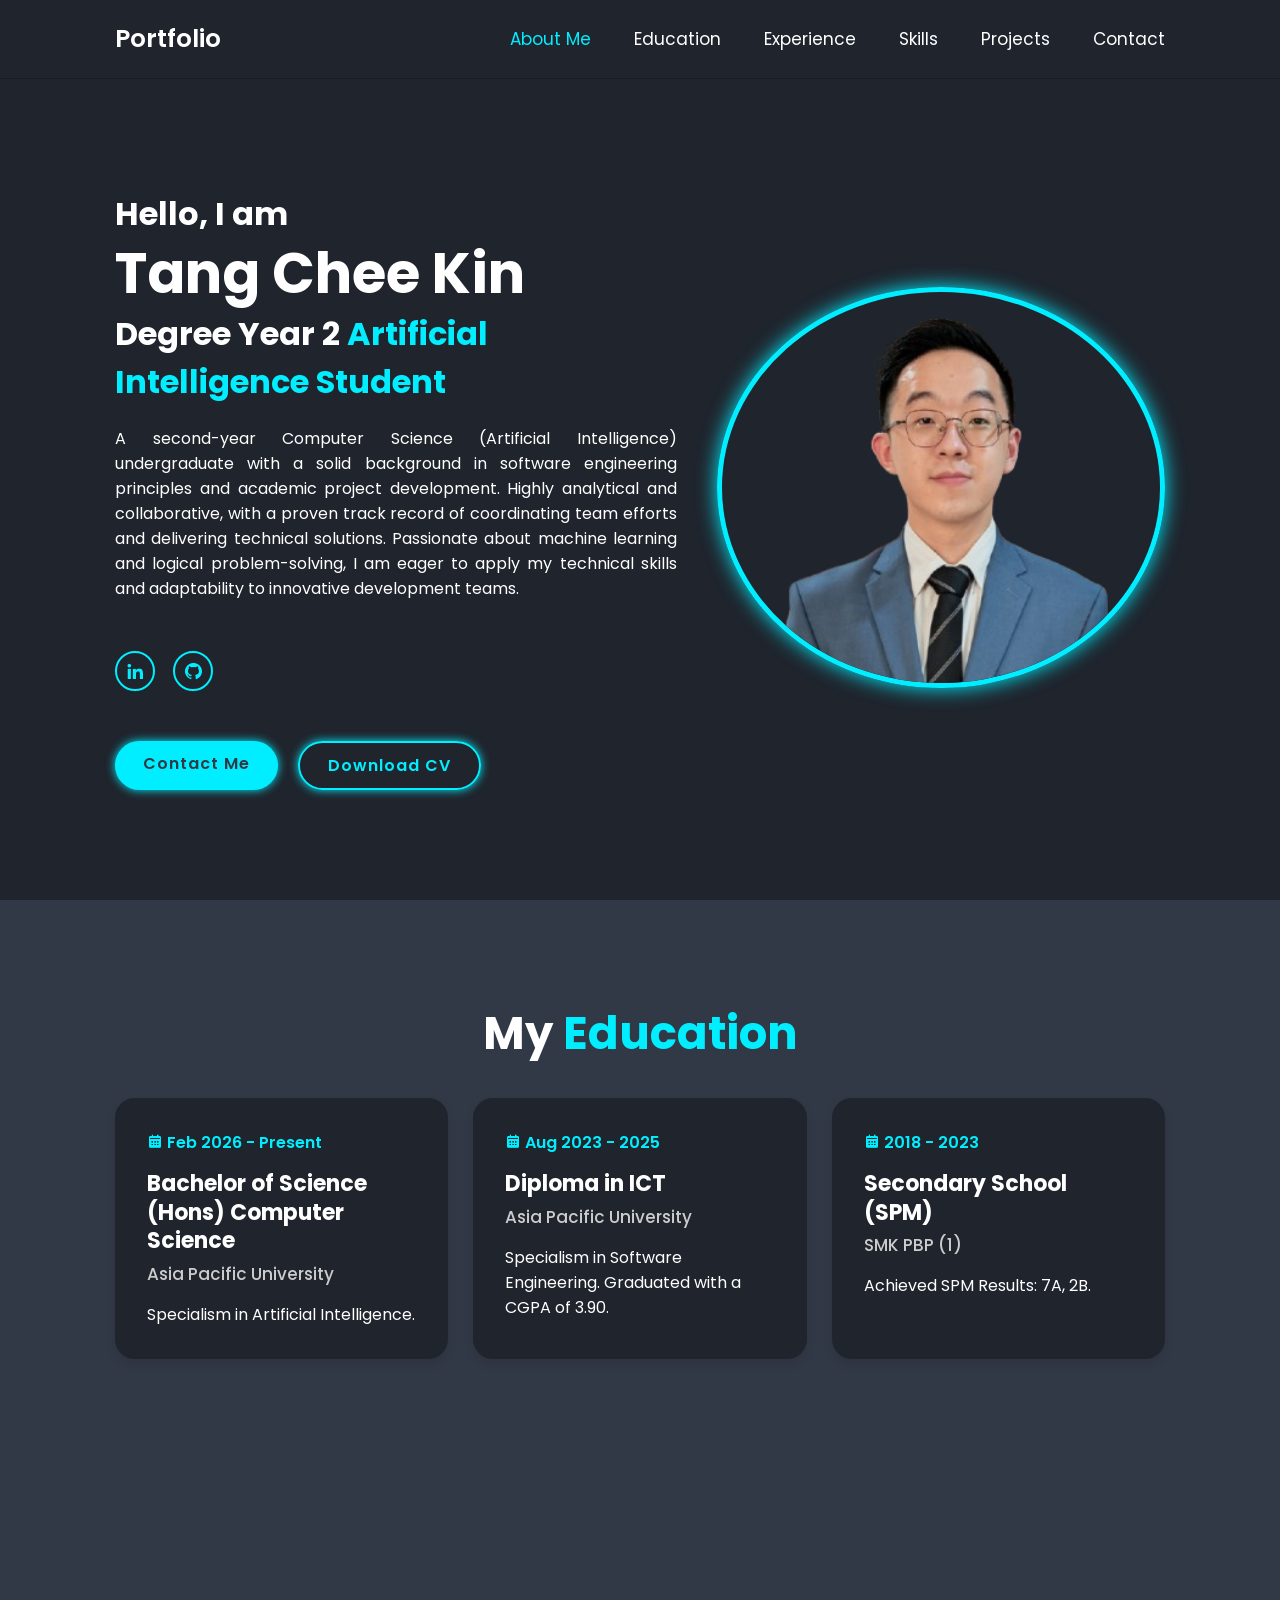
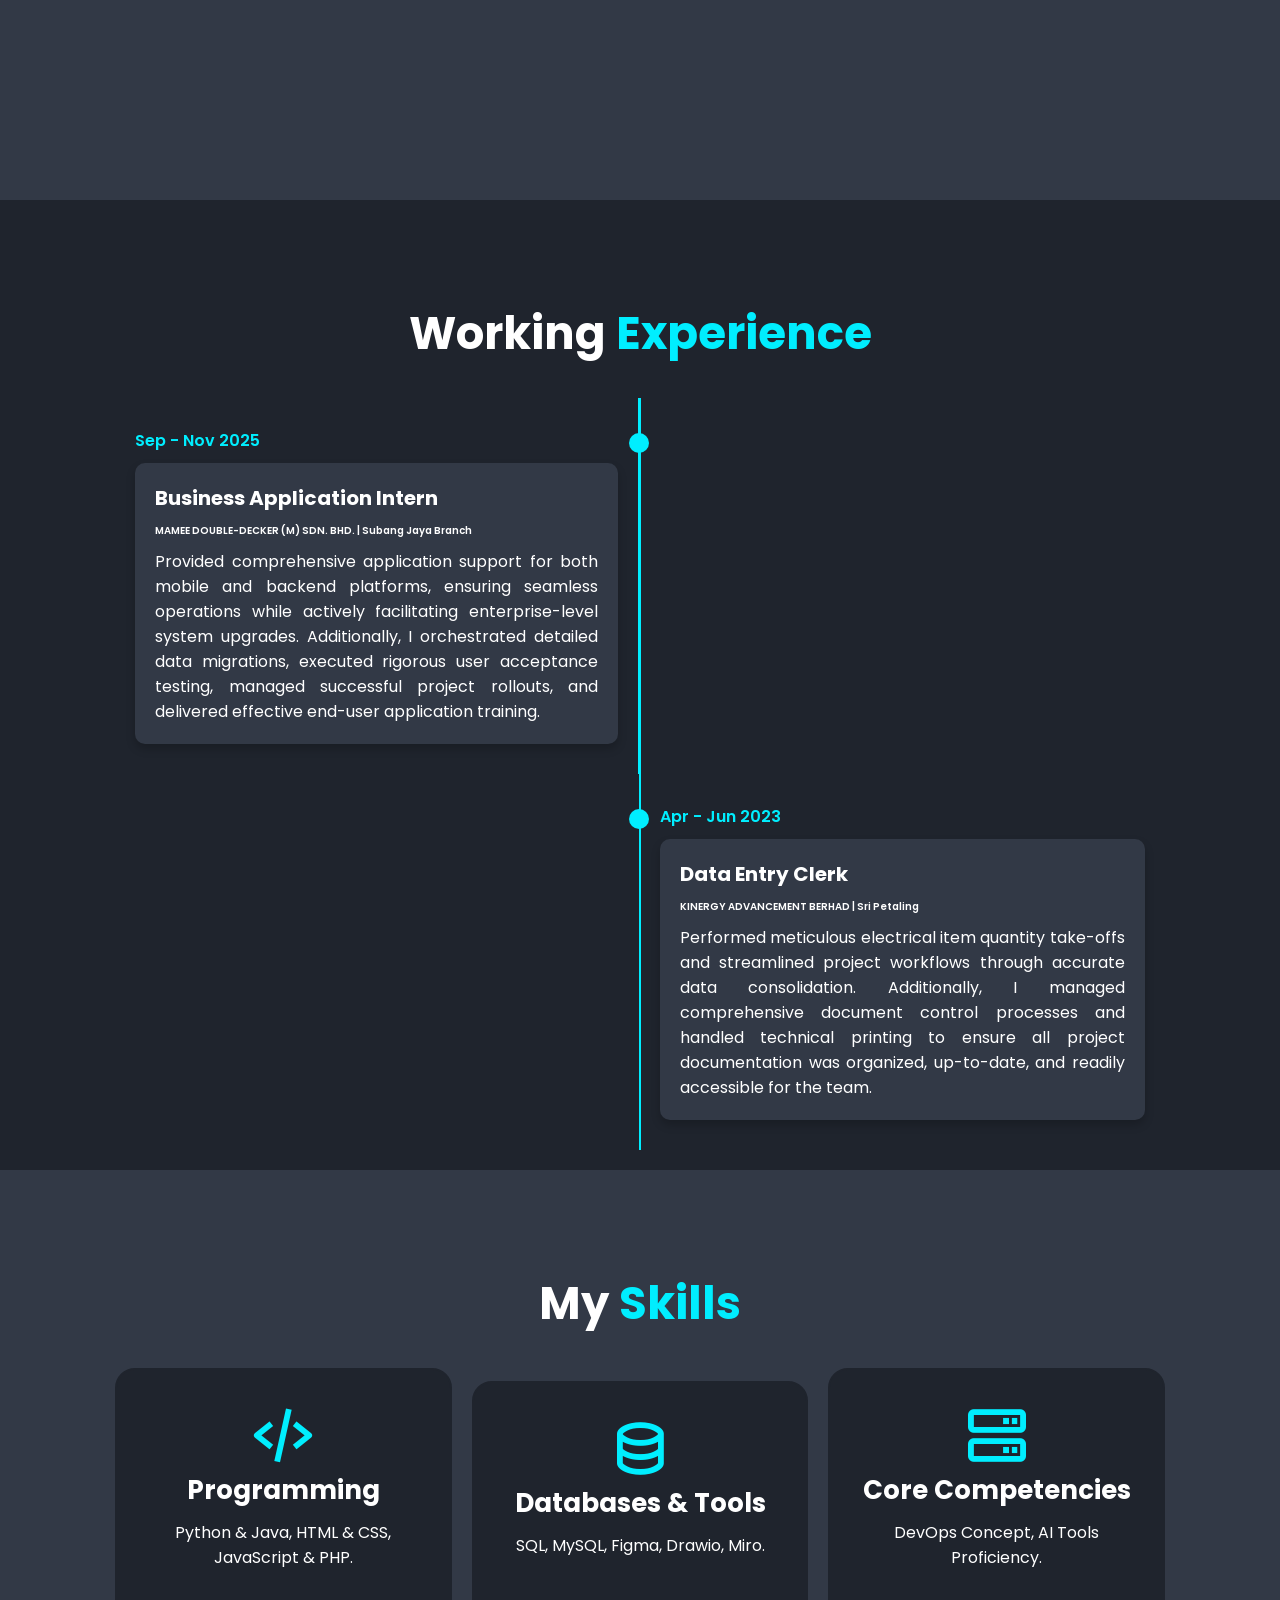
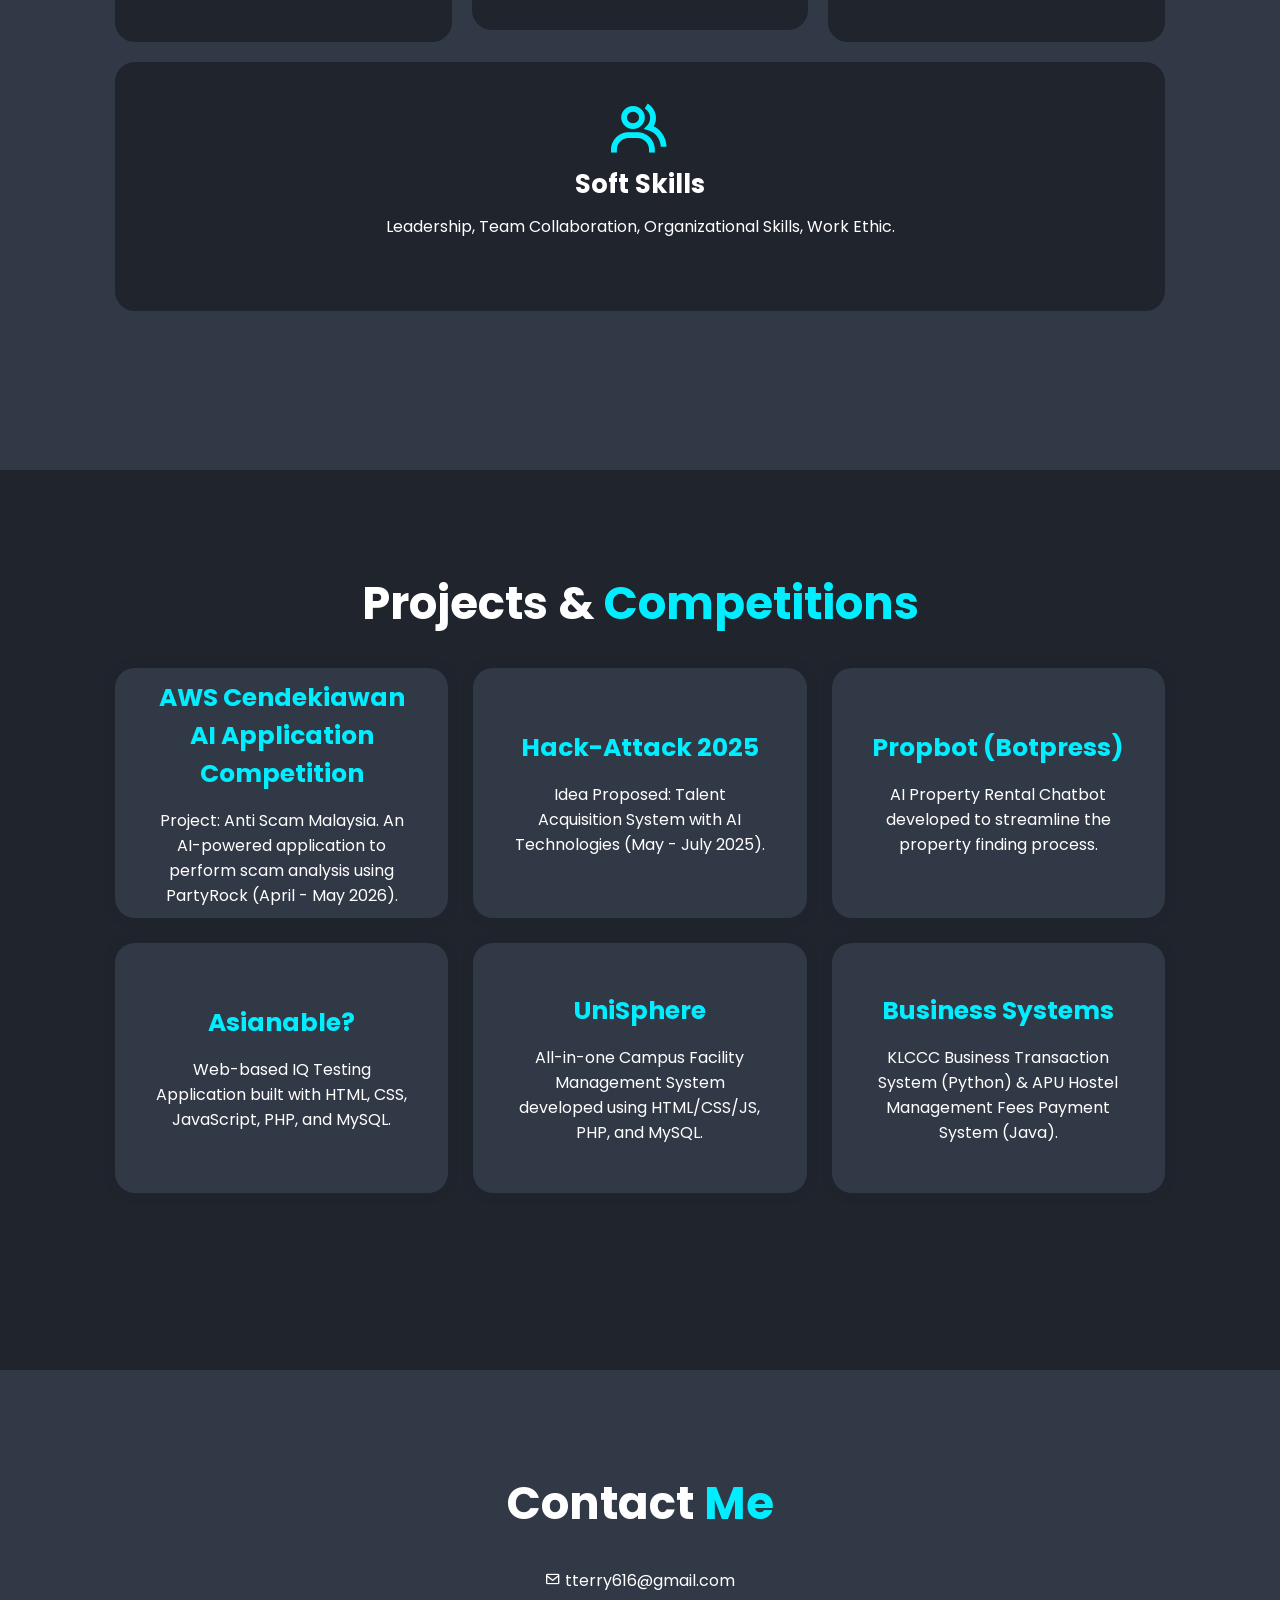
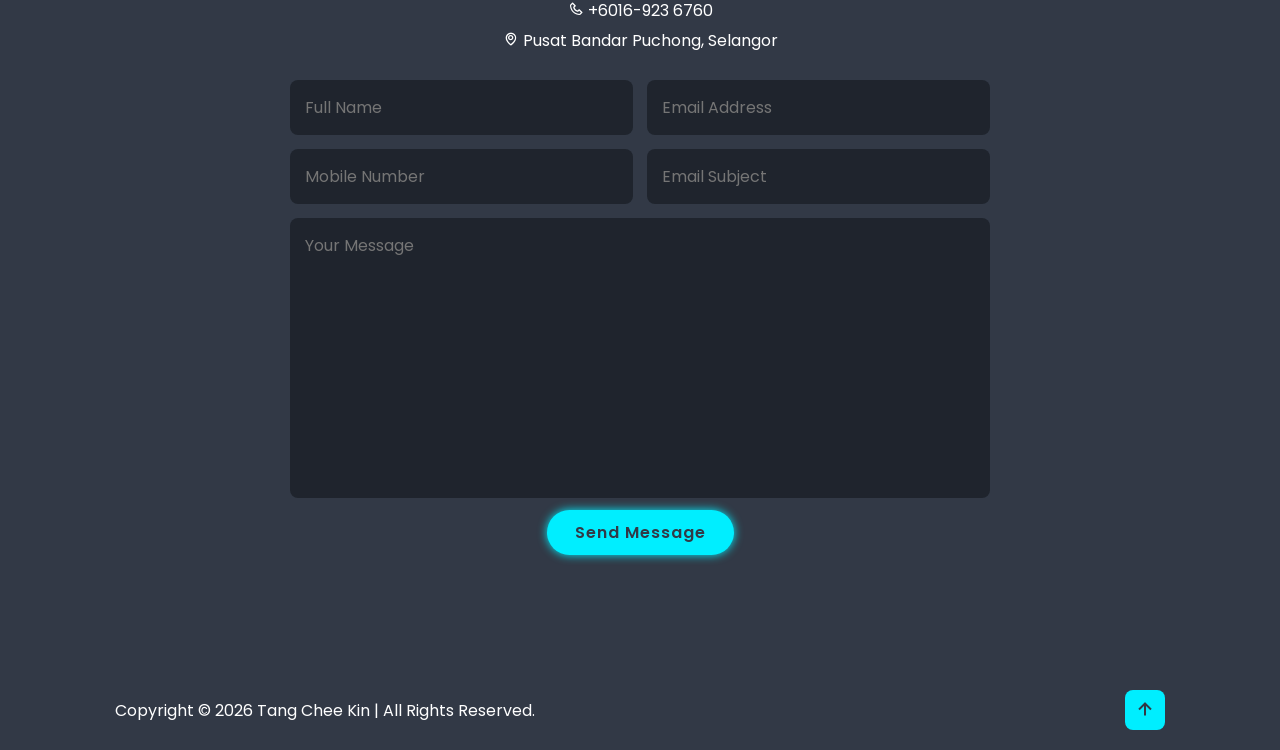
<file: index.html>
<!DOCTYPE html>
<html lang="en">
<head>
    <meta charset="UTF-8">
    <meta name="viewport" content="width=device-width, initial-scale=1.0">
    <title>Tang Chee Kin - Portfolio</title>
    <!-- Link to external CSS -->
    <link rel="stylesheet" href="style.css">
    <!-- Boxicons for icons -->
    <link href='https://unpkg.com/boxicons@2.1.4/css/boxicons.min.css' rel='stylesheet'>
</head>
<body>

    <!-- Header / Navbar -->
    <header class="header">
        <a href="#home" class="logo">Portfolio</a>
        
        <i class='bx bx-menu' id="menu-icon"></i>

        <nav class="navbar">
            <a href="#home" class="active">About Me</a>
            <a href="#education">Education</a>
            <a href="#experience">Experience</a>
            <a href="#skills">Skills</a>
            <a href="#projects">Projects</a>
            <a href="#contact">Contact</a>
        </nav>
    </header>

    <!-- About Me Section -->
    <section class="home" id="home">
        <div class="home-content">
            <h3>Hello, I am</h3>
            <h1>Tang Chee Kin</h1>
            <h3>Degree Year 2 <span>Artificial Intelligence Student</span></h3>
            <p>A second-year Computer Science (Artificial Intelligence) undergraduate with a solid background in software engineering principles and academic project development. Highly analytical and collaborative, with a proven track record of coordinating team efforts and delivering technical solutions. Passionate about machine learning and logical problem-solving, I am eager to apply my technical skills and adaptability to innovative development teams.</p>
            <div class="social-media">
                <a href="https://www.linkedin.com/in/chee-kin-tang-a771b1345/" target="_blank" rel="noopener noreferrer"><i class='bx bxl-linkedin'></i></a>
                <a href="https://github.com/CK-Tang0413" target="_blank" rel="noopener noreferrer"><i class='bx bxl-github'></i></a>
            </div>
            
            <!-- NEW: Button Box Container -->
            <div class="btn-box">
                <a href="#contact" class="btn">Contact Me</a>
                <!-- The 'download' attribute tells the browser to download the file -->
                <a href="TangCheeKin_CV.pdf" download class="btn btn-secondary">Download CV</a>
            </div>
            
        </div>
        <div class="home-img">
            <img src="Profile.png" alt="Profile Picture of Tang Chee Kin">
        </div>
    </section>

    <!-- Education Section -->
    <section class="education" id="education">
        <h2 class="heading">My <span>Education</span></h2>
        
        <div class="education-container">
            <!-- Card 1 -->
            <div class="education-card">
                <div class="year"><i class='bx bxs-calendar'></i> Feb 2026 - Present</div>
                <h3>Bachelor of Science (Hons) Computer Science</h3>
                <h4>Asia Pacific University</h4>
                <p>Specialism in Artificial Intelligence.</p>
            </div>

            <!-- Card 2 -->
            <div class="education-card">
                <div class="year"><i class='bx bxs-calendar'></i> Aug 2023 - 2025</div>
                <h3>Diploma in ICT</h3>
                <h4>Asia Pacific University</h4>
                <p>Specialism in Software Engineering. Graduated with a CGPA of 3.90.</p>
            </div>

            <!-- Card 3 -->
            <div class="education-card">
                <div class="year"><i class='bx bxs-calendar'></i> 2018 - 2023</div>
                <h3>Secondary School (SPM)</h3>
                <h4>SMK PBP (1)</h4>
                <p>Achieved SPM Results: 7A, 2B.</p>
            </div>
        </div>
    </section>

    <!-- Experience Section -->
    <section class="experience" id="experience">
        <h2 class="heading">Working <span>Experience</span></h2>
        <div class="timeline">
            <div class="timeline-item">
                <div class="timeline-dot"></div>
                <div class="timeline-date">Sep - Nov 2025</div>
                <div class="timeline-content">
                    <h3>Business Application Intern</h3>
                    <h4>MAMEE DOUBLE-DECKER (M) SDN. BHD. | Subang Jaya Branch</h4>
                    <p style="margin-top: 1rem;">Provided comprehensive application support for both mobile and backend platforms, ensuring seamless operations while actively facilitating enterprise-level system upgrades. Additionally, I orchestrated detailed data migrations, executed rigorous user acceptance testing, managed successful project rollouts, and delivered effective end-user application training.</p>
                </div>
            </div>
            <div class="timeline-item">
                <div class="timeline-dot"></div>
                <div class="timeline-date">Apr - Jun 2023</div>
                <div class="timeline-content">
                    <h3>Data Entry Clerk</h3>
                    <h4>KINERGY ADVANCEMENT BERHAD | Sri Petaling</h4>
                    <p style="margin-top: 1rem;">Performed meticulous electrical item quantity take-offs and streamlined project workflows through accurate data consolidation. Additionally, I managed comprehensive document control processes and handled technical printing to ensure all project documentation was organized, up-to-date, and readily accessible for the team.</p>
                </div>
            </div>
        </div>
    </section>

    <!-- Skills Section -->
    <section class="skills" id="skills">
        <h2 class="heading">My <span>Skills</span></h2>
        <div class="skills-container">
            <div class="skill-box">
                <i class='bx bx-code-alt'></i>
                <h3>Programming</h3>
                <p>Python & Java, HTML & CSS, JavaScript & PHP.</p>
            </div>
            <div class="skill-box">
                <i class='bx bx-data'></i>
                <h3>Databases & Tools</h3>
                <p>SQL, MySQL, Figma, Drawio, Miro.</p>
            </div>
            <div class="skill-box">
                <i class='bx bx-server'></i>
                <h3>Core Competencies</h3>
                <p>DevOps Concept, AI Tools Proficiency.</p>
            </div>
            <div class="skill-box">
                <i class='bx bx-group'></i>
                <h3>Soft Skills</h3>
                <p>Leadership, Team Collaboration, Organizational Skills, Work Ethic.</p>
            </div>
        </div>
    </section>

    <!-- Projects Section -->
    <section class="projects" id="projects">
        <h2 class="heading">Projects & <span>Competitions</span></h2>
        <div class="portfolio-container">
            <div class="portfolio-box">
                <div class="portfolio-layer">
                    <h4>AWS Cendekiawan AI Application Competition</h4>
                    <p>Project: Anti Scam Malaysia. An AI-powered application to perform scam analysis using PartyRock (April - May 2026).</p>
                </div>
            </div>
            <div class="portfolio-box">
                <div class="portfolio-layer">
                    <h4>Hack-Attack 2025</h4>
                    <p>Idea Proposed: Talent Acquisition System with AI Technologies (May - July 2025).</p>
                </div>
            </div>
            <div class="portfolio-box">
                <div class="portfolio-layer">
                    <h4>Propbot (Botpress)</h4>
                    <p>AI Property Rental Chatbot developed to streamline the property finding process.</p>
                </div>
            </div>
            <div class="portfolio-box">
                <div class="portfolio-layer">
                    <h4>Asianable?</h4>
                    <p>Web-based IQ Testing Application built with HTML, CSS, JavaScript, PHP, and MySQL.</p>
                </div>
            </div>
            <div class="portfolio-box">
                <div class="portfolio-layer">
                    <h4>UniSphere</h4>
                    <p>All-in-one Campus Facility Management System developed using HTML/CSS/JS, PHP, and MySQL.</p>
                </div>
            </div>
            <div class="portfolio-box">
                <div class="portfolio-layer">
                    <h4>Business Systems</h4>
                    <p>KLCCC Business Transaction System (Python) & APU Hostel Management Fees Payment System (Java).</p>
                </div>
            </div>
        </div>
    </section>

    <!-- Contact Section -->
    <section class="contact" id="contact">
        <h2 class="heading">Contact <span>Me</span></h2>
        
        <div style="text-align: center; margin-bottom: 2rem;">
            <p style="font-size: 1.6rem; margin-bottom: 0.5rem;"><i class='bx bx-envelope'></i> tterry616@gmail.com</p>
            <p style="font-size: 1.6rem; margin-bottom: 0.5rem;"><i class='bx bx-phone'></i> +6016-923 6760</p>
            <p style="font-size: 1.6rem;"><i class='bx bx-map'></i> Pusat Bandar Puchong, Selangor</p>
        </div>

        <form action="https://formsubmit.co/tterry616@gmail.com" method="POST">
            <input type="hidden" name="_captcha" value="false">
            <div class="input-box">
                <input type="text" name="name" placeholder="Full Name" required>
                <input type="email" name="email" placeholder="Email Address" required>
            </div>
            <div class="input-box">
                <input type="number" name="phone" placeholder="Mobile Number">
                <input type="text" name="subject" placeholder="Email Subject" required>
            </div>
            <textarea name="message" id="" cols="30" rows="10" placeholder="Your Message" required></textarea>
            <input type="submit" value="Send Message" class="btn">
        </form>
    </section>

    <!-- Footer -->
    <footer class="footer">
        <div class="footer-text">
            <p>Copyright &copy; 2026 Tang Chee Kin | All Rights Reserved.</p>
        </div>
        <div class="footer-iconTop">
            <a href="#home"><i class='bx bx-up-arrow-alt'></i></a>
        </div>
    </footer>

    <!-- Link to external JavaScript -->
    <script src="script.js"></script>
</body>
</html>
</file>
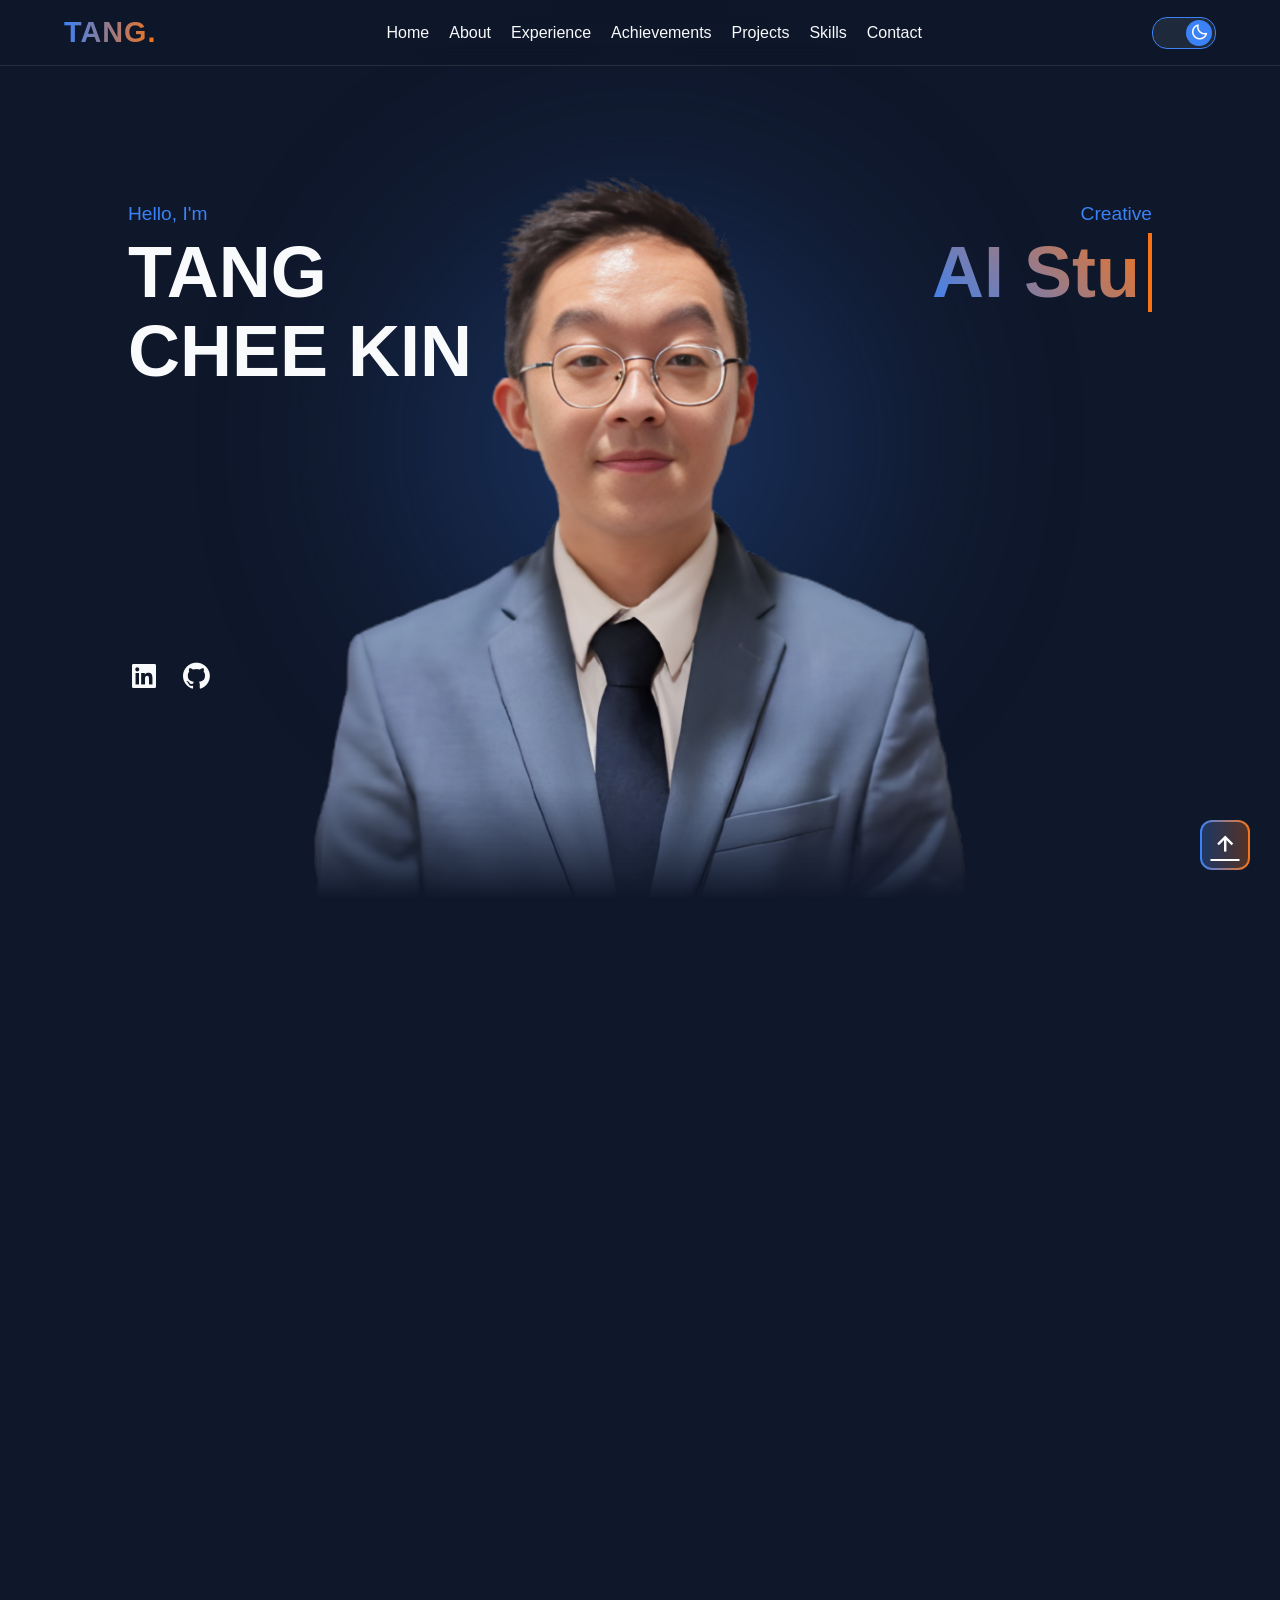
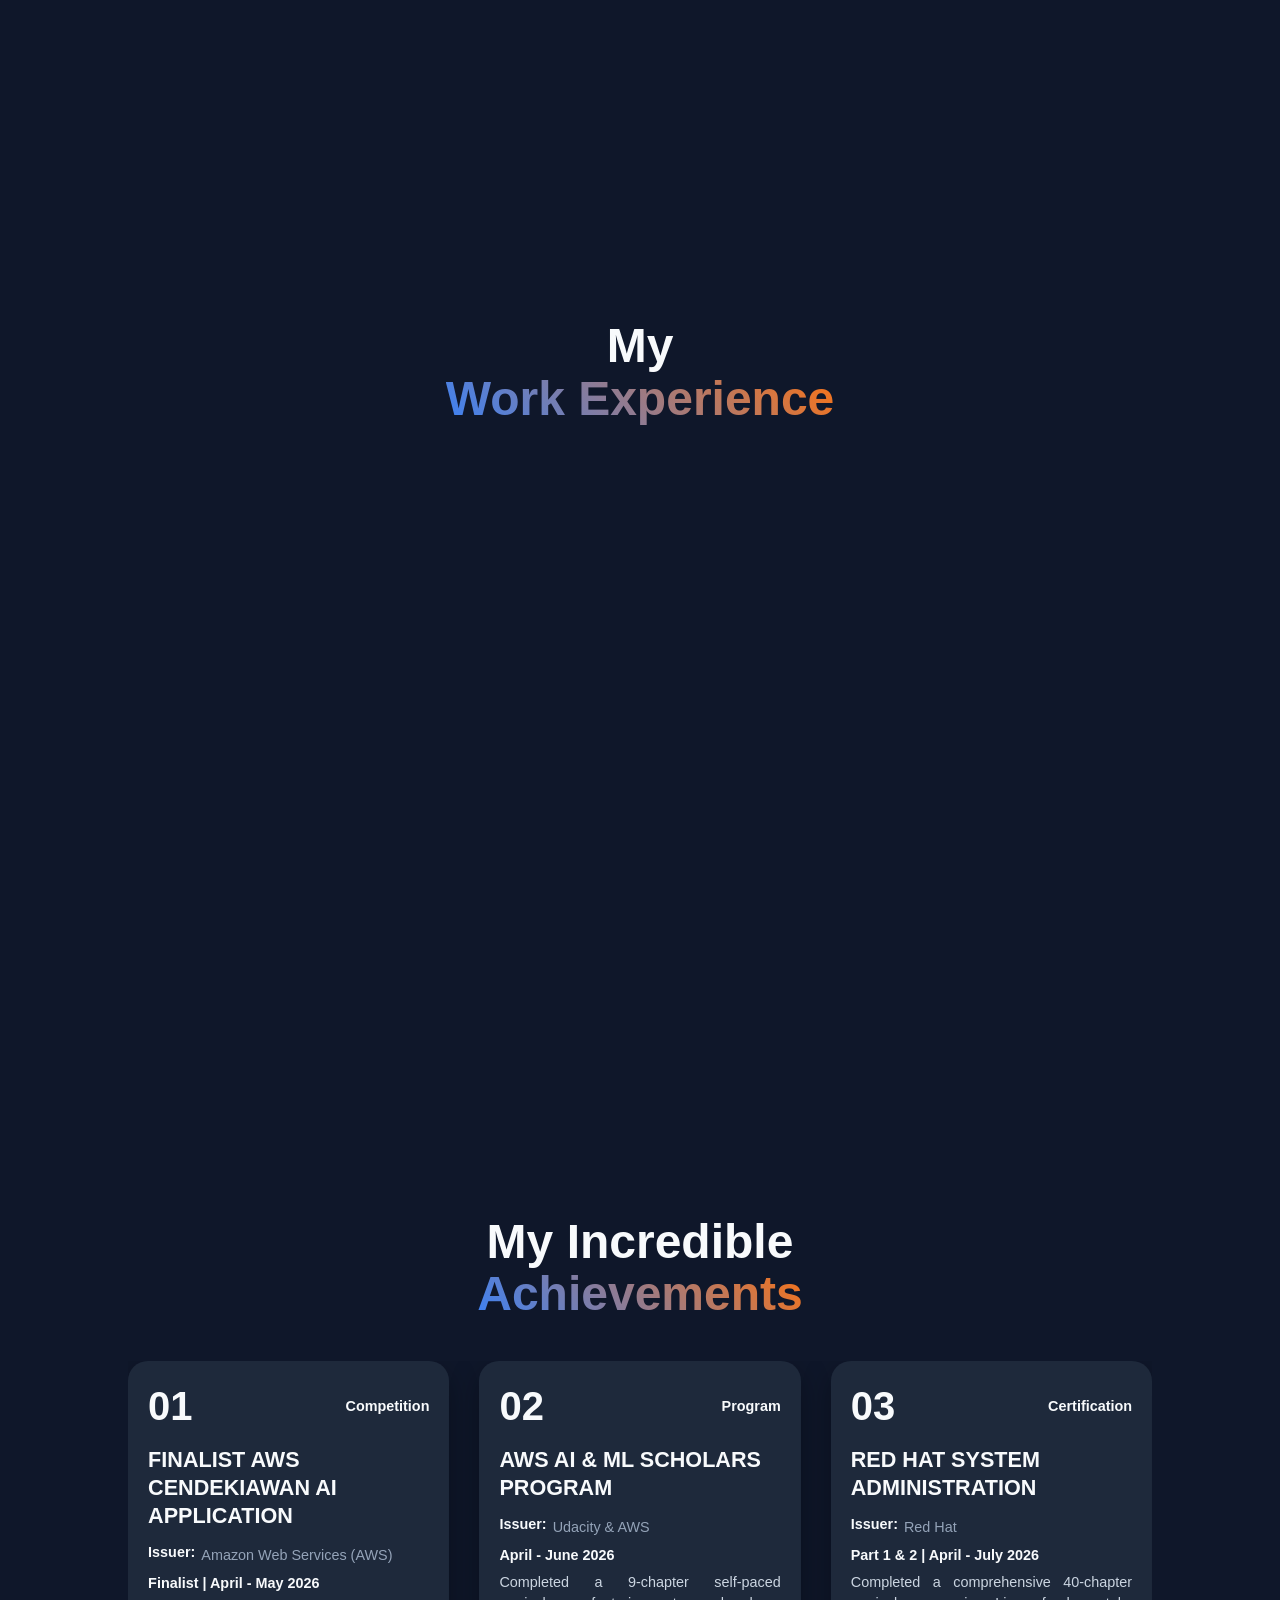
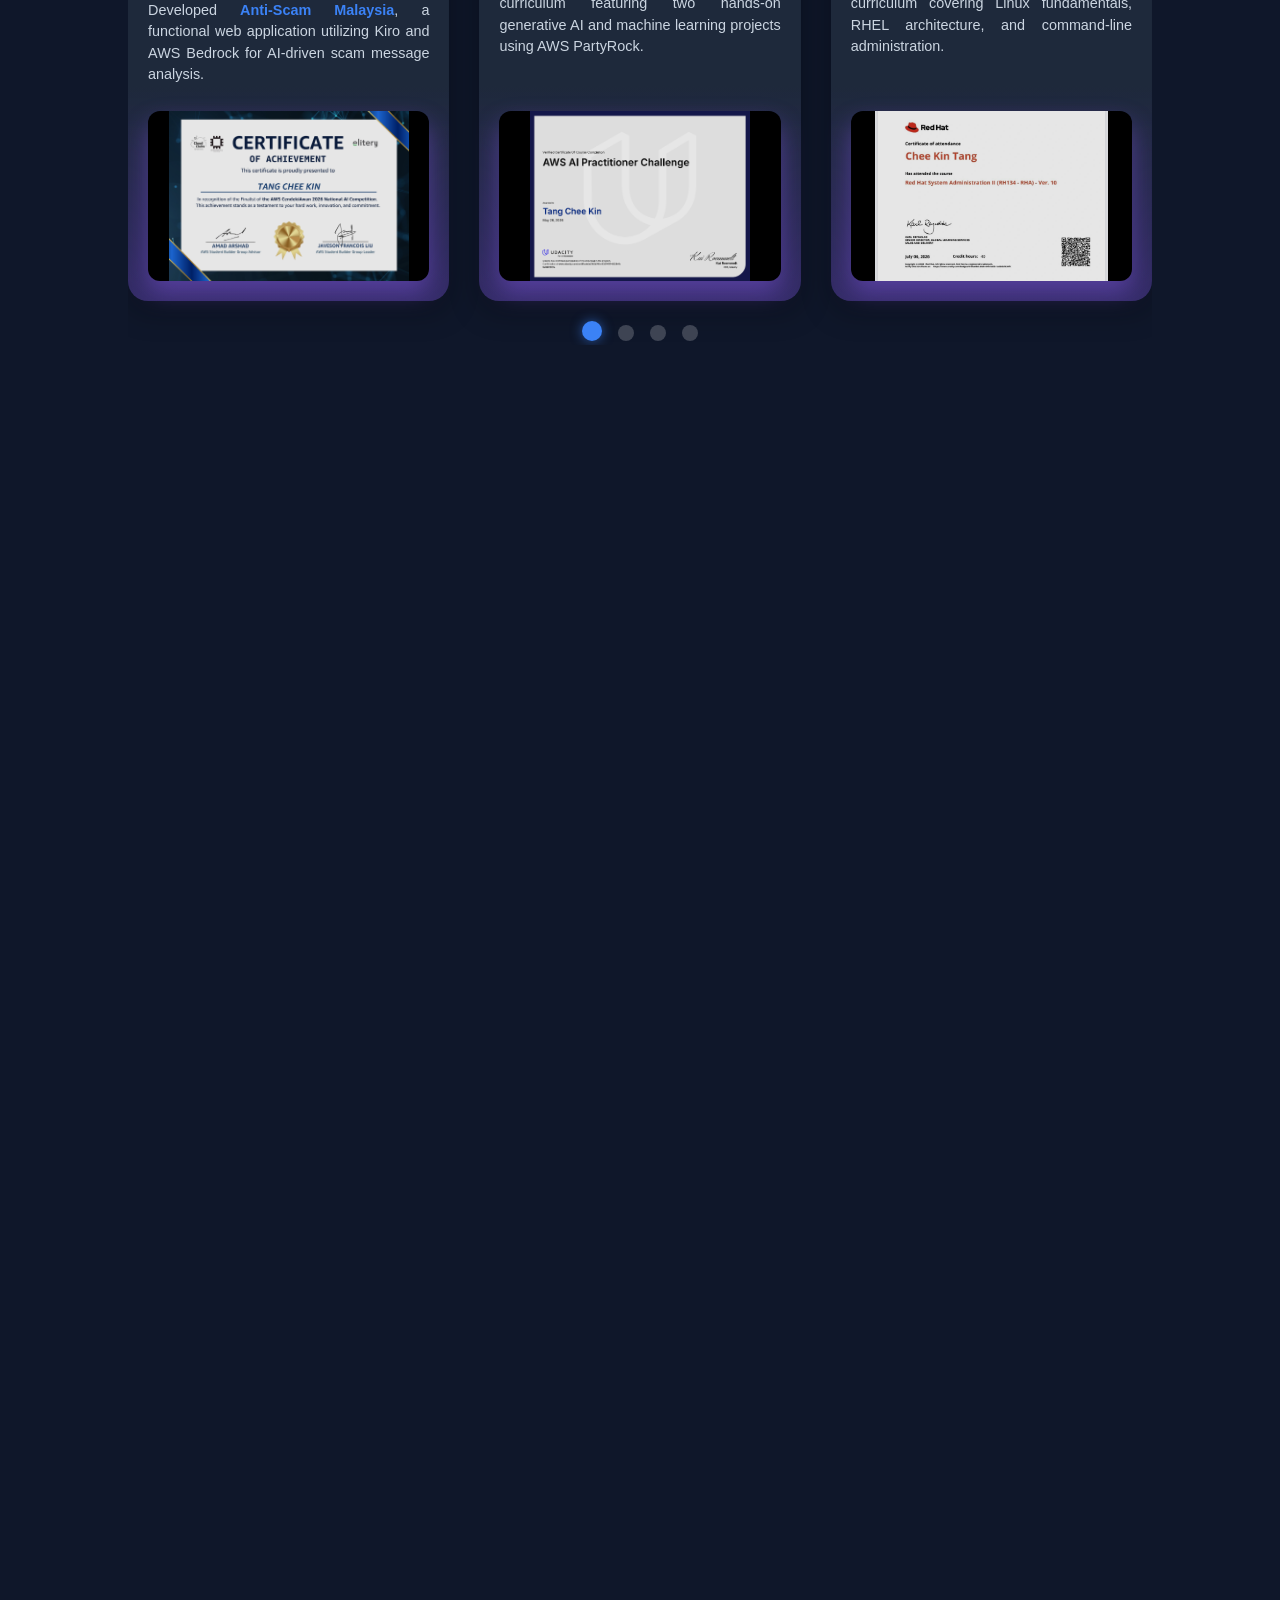
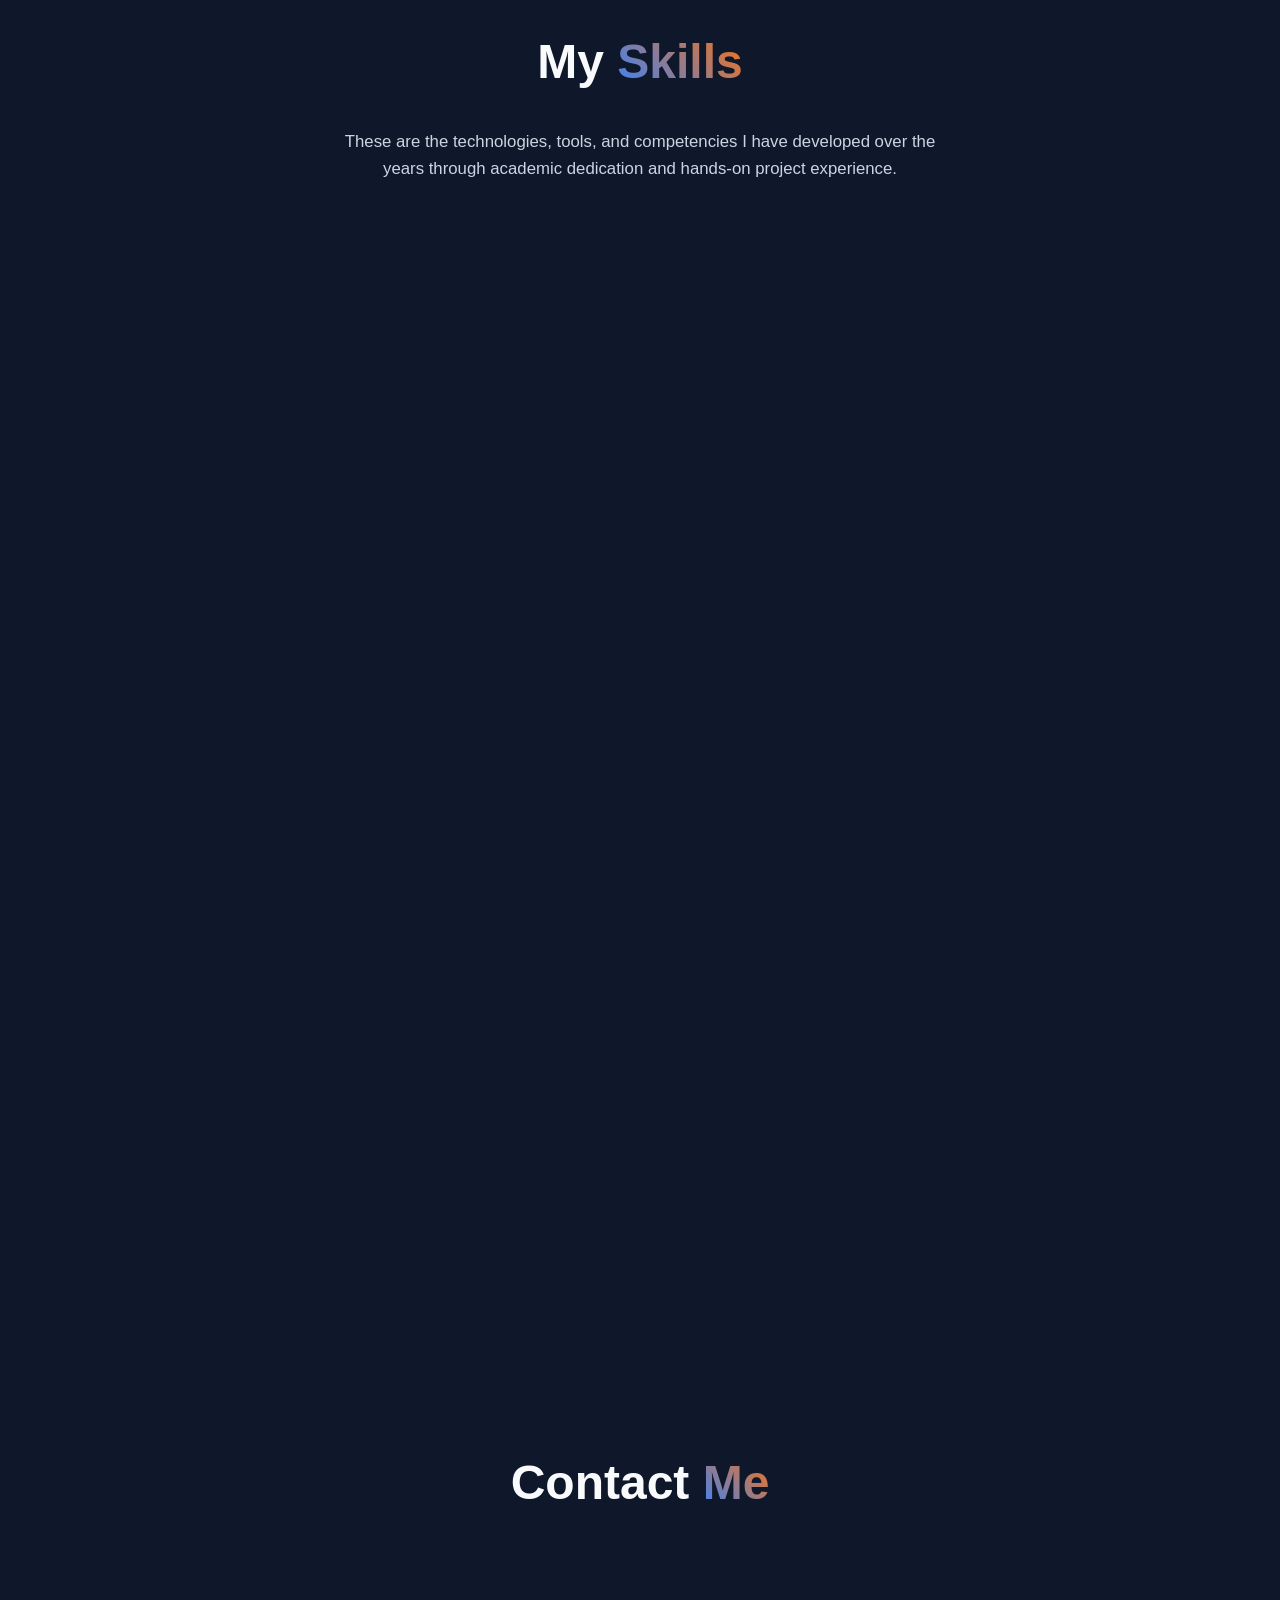
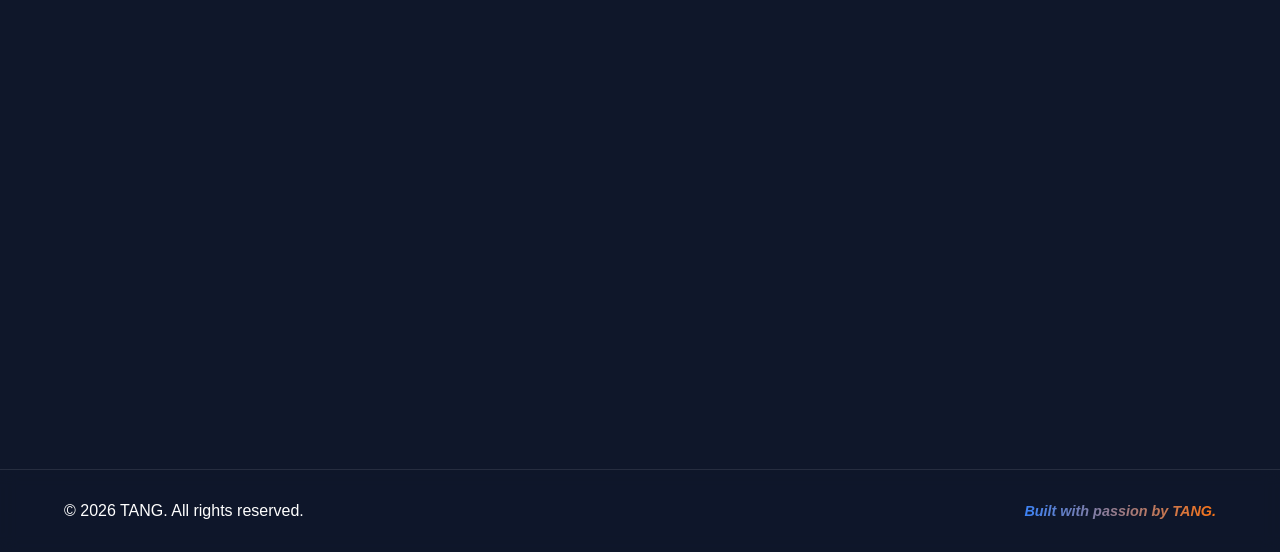
<file: CKPortFolio.html>
<!DOCTYPE html>
<html lang="en">
<head>
    <meta charset="UTF-8">
    <meta name="viewport" content="width=device-width, initial-scale=1.0">
    <title>Portfolio | TANG CHEE KIN</title>
    <link rel="stylesheet" href="CKPortFolio.css">
    <link href='https://unpkg.com/boxicons@2.1.4/css/boxicons.min.css' rel='stylesheet'>
    <link rel="stylesheet" href="https://cdn.jsdelivr.net/npm/swiper@11/swiper-bundle.min.css"/>
    <link rel="icon" type="image/svg+xml" href="img/favicon.svg">
    
    
    <!-- SEO Meta Tags -->
    <meta name="description" content="Portfolio of Tang Chee Kin, a Computer Science student specializing in Artificial Intelligence. Explore my academic projects, software development experience, and skills in machine learning.">
    <meta name="keywords" content="Tang Chee Kin, Portfolio, Artificial Intelligence, Software Engineer, Machine Learning, Python, Java, Malaysia">
    <meta name="author" content="Tang Chee Kin">
    <meta name="google-site-verification" content="sYtIUpiHfIHDPCy4FNS4n8-Fnv4ZeC3i8L7gWppzLME" />

    <!-- Open Graph (Makes your link look professional when shared on LinkedIn or WhatsApp) -->
    <meta property="og:title" content="Portfolio | TANG CHEE KIN">
    <meta property="og:description" content="Computer Science & AI student portfolio showcasing academic projects and software development experience.">
    <meta property="og:type" content="website">
    <meta property="og:image" content="https://tangcheekin.vercel.app/img/og-Portfolio.png">
    <meta property="og:url" content="https://tangcheekin.vercel.app">
    <meta property="og:site_name" content="Tang Chee Kin">

    <script type="application/ld+json">
    {
    "@context": "https://schema.org",
    "@type": "WebSite",
    "name": "Tang Chee Kin",
    "url": "https://tangcheekin.vercel.app/"
    }
    </script>
</head>
<body>
    <!-- Navigation -->
    <nav>
        <div class="logo"><a href="#home">TANG.</a></div>
        <ul class="nav-links">
            <li><a href="#home">Home</a></li>
            <li><a href="#about">About</a></li>
            <li><a href="#experience-education">Experience</a></li>
            <li><a href="#achievements">Achievements</a></li>
            <li><a href="#projects">Projects</a></li>
            <li><a href="#skills">Skills</a></li>
            <li><a href="#contact">Contact</a></li>
        </ul>

        <!-- NEW: Hamburger Menu Icon -->
        <div class="menu-icon" id="menu-icon">
            <i class='bx bx-menu'></i>
        </div>
        
        <button id="theme-toggle" class="theme-switch" aria-label="Toggle Theme">
            <div class="switch-ball">
                <i class='bx bx-sun sun-icon'></i>
                <i class='bx bx-moon moon-icon'></i>
            </div>
        </button>
    </nav>

   <!-- 1. Landing Page -->
    <section id="home" class="landing">
        <div class="landing-column left-column">
            <div class="intro-text">
                <p class="subtitle">Hello, I'm</p>
                <h1 class="title">TANG<br>CHEE KIN</h1>
            </div>
            
            <div class="social-icons">
                <a href="https://www.linkedin.com/in/tang-chee-kin/" target="_blank" title="LinkedIn">
                    <i class='bx bxl-linkedin-square'></i>
                </a>
                <a href="https://github.com/CK-Tang0413" target="_blank" title="GitHub">
                    <i class='bx bxl-github'></i>
                </a>
            </div>
        </div>

        <div class="landing-column center-column">
            <div class="glow-effect"></div>
            <img src="img/Profile.png" alt="Tang Chee Kin" class="profile-img">
        </div>

        <div class="landing-column right-column">
            <div class="role-text">
                <p class="subtitle">Creative</p>
                <h1 class="title highlight-gradient">
                    <span class="type-text"></span><span class="cursor">&nbsp;</span>
                </h1>
            </div>
        </div>
    </section>

   <!-- 2. About Me -->
    <section id="about" class="about-section">
        <div class="about-container">
            
            <!-- Left Side: Image (Starts center, slides left on scroll) -->
            <div class="about-image-wrapper scroll-slide-left">
                <div class="glow-effect"></div>
                <img src="img/Profile.png" alt="Tang Chee Kin" class="profile-img">
            </div>

            <!-- Right Side: Text & Resume Button (Fades and pops up on scroll) -->
            <div class="about-text scroll-fade-up">
                <h2 class="about-title">Artificial Intelligence<br>Is My <span class="highlight">Passion</span></h2>
                
                <p class="about-desc">
                    I am a second-year <span class="highlight-text">Artificial Intelligence</span> undergraduate, bridging a strong foundational <span class="highlight-text">Diploma in Software Engineering</span> with advanced studies in machine learning. Highly analytical and collaborative, I have a proven track record of coordinating large-scale team initiatives and delivering robust, full-cycle technical solutions. Driven by a passion for <span class="highlight-text">logical problem-solving and the ethical applications of AI</span>, I am constantly exploring the intersection of modern software architecture and data-driven algorithms to build impactful technologies.
                </p>
                
                <a href="pdf/TangCheeKin_CV.pdf" class="btn-glow" download>
                    Resume <i class='bx bx-download'></i>
                </a>
            </div>
            
        </div>
    </section>

    <!-- 3. Work Experience and Education -->
    <section id="experience-education" class="timeline-section">
        <h2 id="timeline-title" class="section-title fade-transition scroll-fade-up">
            My <br><span class="highlight-gradient">Work Experience</span>
        </h2>

        <div class="toggle-container scroll-fade-up delay-1">
            <div class="toggle-bg">
                <button id="btn-experience" class="toggle-btn active">
                    Experience <i class='bx bx-briefcase'></i>
                </button>
                <button id="btn-education" class="toggle-btn">
                    Education <i class='bx bxs-graduation'></i>
                </button>
            </div>
        </div>

        <!-- Experience Content -->
        <div id="content-experience" class="tab-content active fade-transition">
            <div class="timeline-container">
                
                <div class="timeline-row scroll-fade-up delay-2">
                    <div class="timeline-left">
                        <h3>Business Application Intern</h3>
                        <a href="https://www.google.com/search?q=Mamee Double-Decker Distribution (M) Sdn. Bhd." target="_blank" class="company highlight-text timeline-link">
                            MAMEE DOUBLE-DECKER DISTRIBUTION (M) SDN. BHD. <i class='bx bx-link-external'></i>
                        </a><br>
                        <span class="duration"><i class='bx bx-calendar'></i> Sep - Nov 2025</span>
                    </div>
                    <div class="timeline-center">
                        <div class="timeline-date">2025</div>
                        <div class="timeline-line"></div>
                    </div>
                    <div class="timeline-right">
                        <p>Provided comprehensive <span class="highlight-text">application support</span> for both mobile and backend platforms, ensuring seamless operations while actively facilitating <span class="highlight-text">enterprise-level ssytem upgrades.</span> Orchestrated detailed data migrations, executed rigorous user acceptance testing, managed successful project rollouts, and delivered effective <span class="highlight-text">end-user application training.</span></p>
                    </div>
                </div>

                <div class="timeline-row scroll-fade-up delay-3">
                    <div class="timeline-left">
                        <h3>Data Entry Clerk</h3>
                        <a href="https://www.google.com/search?q=Kinergy Advancement Berhad" target="_blank" class="company highlight-text timeline-link">
                            KINERGY ADVANCEMENT BERHAD <i class='bx bx-link-external'></i>
                        </a><br>
                        <span class="duration"><i class='bx bx-calendar'></i> Apr - June 2023</span>
                    </div>
                    <div class="timeline-center">
                        <div class="timeline-date">2023</div>
                        <div class="timeline-line last-line"></div>
                    </div>
                    <div class="timeline-right">
                        <p>Performed meticulous <span class="highlight-text">electrical item quantity take-offs</span> and streamlined project workflows through accurate data consolidation. Managed comprehensive <span class="highlight-text">document control processes and handled technical printing</span> to ensure all project documentation was organized, up-to-date, and readily accessible for the team.</p>
                    </div>
                </div>

            </div>
        </div>

        <!-- Education Content -->
        <div id="content-education" class="tab-content fade-transition" style="display: none;">
            <div class="timeline-container">
                
                <div class="timeline-row scroll-fade-up delay-2">
                    <div class="timeline-left">
                        <h3>Bachelor of Science (Honours) in Computer Science (AI)</h3>
                        <a href="https://www.google.com/search?q=Asia Pacific University" target="_blank" class="company highlight-text timeline-link">
                            ASIA PACIFIC UNIVERSITY OF TECHNOLOGY & INNOVATION (APU) <i class='bx bx-link-external'></i>
                        </a><br>
                        <span class="duration"><i class='bx bx-calendar'></i> 2026 - Present</span>
                    </div>
                    <div class="timeline-center">
                        <div class="timeline-date">Now</div>
                        <div class="timeline-line"></div>
                    </div>
                    <div class="timeline-right">
                        <p>Currently in my second year of undergraduate studies, focusing on <span class="highlight-text">machine learning foundations, optimization algorithms, and the integration of artificial intelligence</span> with modern software engineering practices.</p>
                    </div>
                </div>

                <div class="timeline-row scroll-fade-up delay-3">
                    <div class="timeline-left">
                        <h3>Diploma in ICT (Software Engineering)</h3>
                        <a href="https://www.google.com/search?q=Asia Pacific University" target="_blank" class="company highlight-text timeline-link">
                            ASIA PACIFIC UNIVERSITY OF TECHNOLOGY & INNOVATION (APU) <i class='bx bx-link-external'></i>
                        </a><br>
                        <span class="duration"><i class='bx bx-calendar'></i> 2023 - 2025</span>
                    </div>
                    <div class="timeline-center">
                        <div class="timeline-date">2025</div>
                        <div class="timeline-line"></div>
                    </div>
                    <div class="timeline-right">
                        <p>Graduated with a <span class="highlight-text">CGPA of 3.90.</span> Developed a rigorous foundation in software architecture, user interface design, full-stack development, and database management through practical, hands-on project implementation.</p>
                    </div>
                </div>

                <div class="timeline-row scroll-fade-up delay-4">
                    <div class="timeline-left">
                        <h3>Secondary School</h3>
                        <a href="https://www.google.com/search?q=SMK Pust Bandar Puchong (1)" target="_blank" class="company highlight-text timeline-link">
                            SMK PUSAT BANDAR PUCHONG (1) <i class='bx bx-link-external'></i>
                        </a><br>
                        <span class="duration"><i class='bx bx-calendar'></i> 2018 - 2022</span>
                    </div>
                    <div class="timeline-center">
                        <div class="timeline-date">2022</div>
                        <div class="timeline-line last-line"></div>
                    </div>
                    <div class="timeline-right">
                        <p>Achieved excellent academic standing with <span class="highlight-text">7As and 2Bs,</span> demonstrating a strong early aptitude for analytical and logical disciplines.</p>
                    </div>
                </div>

            </div>
        </div>
    </section>

    <!-- 4. Competition & Achievement -->
    <section id="achievements" class="achievements-section">
        <h2 class="section-title">My Incredible<br><span class="highlight-gradient">Achievements</span></h2>
        
        <div class="swiper mySwiper">
            <div class="swiper-wrapper">
                
                <div class="swiper-slide">
                    <div class="achieve-card">
                        <div class="card-header">
                            <span class="card-num">01</span>
                            <span class="card-tag">Competition</span>
                        </div>
                        <h3>FINALIST AWS CENDEKIAWAN AI APPLICATION</h3>
                        <div class="card-details">
                            <p class="issuer-text"><strong>Issuer:</strong> Amazon Web Services (AWS)</p>
                            <p><strong>Finalist | April - May 2026</strong></p>
                            <p>Developed <span class="highlight-text">Anti-Scam Malaysia</span>, a functional web application utilizing Kiro and AWS Bedrock for AI-driven scam message analysis.</p>
                        </div>
                        <div class="card-img-container">
                            <a href="javascript:void(0);">
                                <img src="img/AWS E-Cert.png" alt="AWS Competition">
                                <div class="hover-icon">↗</div>
                            </a>
                        </div>
                    </div>
                </div>

                <div class="swiper-slide">
                    <div class="achieve-card">
                        <div class="card-header">
                            <span class="card-num">02</span>
                            <span class="card-tag">Program</span>
                        </div>
                        <h3>AWS AI & ML SCHOLARS PROGRAM</h3>
                        <div class="card-details">
                            <p class="issuer-text"><strong>Issuer:</strong> Udacity & AWS</p>
                            <p><strong>April - June 2026</strong></p>
                            <p>Completed a 9-chapter self-paced curriculum featuring two hands-on generative AI and machine learning projects using AWS PartyRock.</p>
                        </div>
                        <div class="card-img-container">
                            <a href="javascript:void(0);">
                                <img src="img/AWS Self-Learning Cert.png" alt="AWS Scholars Program">
                                <div class="hover-icon">↗</div>
                            </a>
                        </div>
                    </div>
                </div>

                <div class="swiper-slide">
                    <div class="achieve-card">
                        <div class="card-header">
                            <span class="card-num">03</span>
                            <span class="card-tag">Certification</span>
                        </div>
                        <h3>RED HAT SYSTEM ADMINISTRATION</h3>
                        <div class="card-details">
                            <p class="issuer-text"><strong>Issuer:</strong> Red Hat</p>
                            <p><strong>Part 1 & 2 | April - July 2026</strong></p>
                            <p>Completed a comprehensive 40-chapter curriculum covering Linux fundamentals, RHEL architecture, and command-line administration.</p>
                        </div>
                        <div class="card-img-container">
                            <a href="javascript:void(0);">
                                <img src="img/RedHat Part 2 Cert.png" class="redhat-cert" alt="Red Hat Certification">
                                <div class="hover-icon">↗</div>
                            </a>
                        </div>
                    </div>
                </div>

                <div class="swiper-slide">
                    <div class="achieve-card">
                        <div class="card-header">
                            <span class="card-num">04</span>
                            <span class="card-tag">Hackathon</span>
                        </div>
                        <h3>Hack-Attack 2.0</h3>
                        <div class="card-details">
                            <p class="issuer-text"><strong>Issuer:</strong> UTAR & USM</p>
                            <p><strong>May - July 2025</strong></p>
                            <p>Designed a high-fidelity Figma prototype for an AI-powered young talent acquisition and hiring platform.</p>
                        </div>
                        <div class="card-img-container">
                            <a href="javascript:void(0);">
                                <img src="img/HackAttack E-Cert.jpeg" alt="Hack Attack 2025">
                                <div class="hover-icon">↗</div>
                            </a>
                        </div>
                    </div>
                </div>

            </div>
            
            <div class="swiper-pagination"></div>
        </div>
    </section>

    <!-- 5. My Academic Projects -->
    <section id="projects" class="projects-section">
        <h2 class="section-title scroll-fade-up">My <span class="highlight-gradient">Academic Projects</span></h2>
        
        <div class="accordion-container">
            
            <!-- Project 1: KLCCC -->
            <div class="accordion-item scroll-fade-up delay-1">
                <div class="accordion-header">
                    <div class="header-left">
                        <i class='bx bx-desktop project-icon'></i>
                        <h3 class="project-title">KLCCC Business Transaction System</h3>
                    </div>
                    <div class="toggle-icon-bg">
                        <i class='bx bx-chevron-down toggle-icon'></i>
                    </div>
                </div>
                <div class="accordion-content">
                    <div class="content-inner">
                        <p>A fully terminal-based computer service center system built in Python, designed to handle service reservations, inventory and stock management, and account administration.</p>
                        <div class="tech-stack">
                            <span class="tech-badge"><i class='bx bxl-python'></i> Python</span>
                        </div>
                        
                        <!-- Project Actions & Video Demo -->
                        <div class="project-actions">
                            <a href="https://github.com/CK-Tang0413/KLCCC_Business_Transaction_System.git" target="_blank" class="github-btn">
                                <i class='bx bxl-github'></i> View Source Code
                            </a>
                        </div>
                        <div class="video-container">
                            <iframe src="https://www.youtube.com/embed/Ue9cdsCo9Rk?si=WkP6lvujBe2HQN4w" allowfullscreen></iframe>
                        </div>
                    </div>
                </div>
            </div>

            <!-- Project 2: Propbot -->
            <div class="accordion-item scroll-fade-up delay-2">
                <div class="accordion-header">
                    <div class="header-left">
                        <i class='bx bx-bot project-icon'></i>
                        <h3 class="project-title">Propbot - AI Property Rental Chatbot</h3>
                    </div>
                    <div class="toggle-icon-bg">
                        <i class='bx bx-chevron-down toggle-icon'></i>
                    </div>
                </div>
                <div class="accordion-content">
                    <div class="content-inner">
                        <p>An AI conversational agent developed using Botpress to assist users in discovering available rental properties in Bukit Jalil, providing property images, facility details, and direct agent contact information.</p>
                        <div class="tech-stack">
                            <span class="tech-badge"><i class='bx bx-bot'></i> Botpress</span>
                        </div>

                        <!-- Project Actions & Video Demo -->
                        <div class="project-actions">
                            <a href="https://cdn.botpress.cloud/webchat/v2/shareable.html?botId=e2d91cd5-ac7e-4927-9499-336a4e21f19d" target="_blank" class="github-btn">
                                <i class='bx bx-rocket'></i> Test ChatBot
                            </a>
                        </div>
                        <div class="video-container">
                            <iframe src="https://www.youtube.com/embed/GwWgESkwo9M?si=UsxVBD_NlPmuDEvK" allowfullscreen></iframe>
                        </div>
                    </div>
                </div>
            </div>

            <!-- Project 3: Asianable? -->
            <div class="accordion-item scroll-fade-up delay-3">
                <div class="accordion-header">
                    <div class="header-left">
                        <i class='bx bx-brain project-icon'></i>
                        <h3 class="project-title">Asianable? - Web-based IQ Testing Application</h3>
                    </div>
                    <div class="toggle-icon-bg">
                        <i class='bx bx-chevron-down toggle-icon'></i>
                    </div>
                </div>
                <div class="accordion-content">
                    <div class="content-inner">
                        <p>A role-based IQ testing platform featuring four difficulty tiers. Students complete 40-question cognitive assessments spanning logic, math, and pattern recognition, while teachers manage a centralized question database.</p>
                        <div class="tech-stack">
                            <span class="tech-badge"><i class='bx bxl-html5'></i> HTML</span>
                            <span class="tech-badge"><i class='bx bxl-css3'></i> CSS</span>
                            <span class="tech-badge"><i class='bx bxl-javascript'></i> JavaScript</span>
                            <span class="tech-badge"><i class='bx bxl-php'></i> PHP</span>
                            <span class="tech-badge"><i class='bx bxs-data'></i> MySQL</span>
                        </div>

                        <!-- Project Actions & Video Demo -->
                        <div class="project-actions">
                            <a href="https://github.com/CK-Tang0413/Asianable.git" target="_blank" class="github-btn">
                                <i class='bx bxl-github'></i> View Source Code
                            </a>
                        </div>
                        <div class="video-container">
                            <iframe src="https://www.youtube.com/embed/slJBYN-m8qA?si=6N8QjPfw8lVnLfqp" allowfullscreen></iframe>
                        </div>
                    </div>
                </div>
            </div>

            <!-- Project 4: APU Hostel Management -->
            <div class="accordion-item scroll-fade-up delay-4">
                <div class="accordion-header">
                    <div class="header-left">
                        <i class='bx bx-building-house project-icon'></i>
                        <h3 class="project-title">APU Hostel Management Fees Payment System</h3>
                    </div>
                    <div class="toggle-icon-bg">
                        <i class='bx bx-chevron-down toggle-icon'></i>
                    </div>
                </div>
                <div class="accordion-content">
                    <div class="content-inner">
                        <p>A desktop application utilizing Java Swing and AWT for the UI. It streamlines user account management, room type allocation, and automated fee processing for residents, staff, and administrators.</p>
                        <div class="tech-stack">
                            <span class="tech-badge"><i class='bx bxl-java'></i> Java</span>
                        </div>

                        <!-- Project Actions & Video Demo -->
                        <div class="project-actions">
                            <a href="https://github.com/CK-Tang0413/APU_Hostel_Fee_Management_System.git" target="_blank" class="github-btn">
                                <i class='bx bxl-github'></i> View Source Code
                            </a>
                        </div>
                        <div class="video-container">
                            <iframe src="https://www.youtube.com/embed/mHq8RqfLDzw?si=Q7ZDsx9UioUZOfVA" allowfullscreen></iframe>
                        </div>
                    </div>
                </div>
            </div>

            <!-- Project 5: UniSphere -->
            <div class="accordion-item scroll-fade-up delay-5">
                <div class="accordion-header">
                    <div class="header-left">
                        <i class='bx bx-buildings project-icon'></i>
                        <h3 class="project-title">UniSphere - Campus Facility Management System</h3>
                    </div>
                    <div class="toggle-icon-bg">
                        <i class='bx bx-chevron-down toggle-icon'></i>
                    </div>
                </div>
                <div class="accordion-content">
                    <div class="content-inner">
                        <p>A comprehensive web portal for campus management. Features include facility reservations, user account administration, timetable scheduling, course enrollment, and a centralized feedback reporting system.</p>
                        <div class="tech-stack">
                            <span class="tech-badge"><i class='bx bxl-html5'></i> HTML</span>
                            <span class="tech-badge"><i class='bx bxl-css3'></i> CSS</span>
                            <span class="tech-badge"><i class='bx bxl-javascript'></i> JavaScript</span>
                            <span class="tech-badge"><i class='bx bxl-php'></i> PHP</span>
                            <span class="tech-badge"><i class='bx bxs-data'></i> MySQL</span>
                        </div>

                        <!-- Project Actions & Video Demo -->
                        <div class="project-actions">
                            <a href="https://github.com/CK-Tang0413/UniSphere.git" target="_blank" class="github-btn">
                                <i class='bx bxl-github'></i> View Source Code
                            </a>
                        </div>
                        <div class="video-container">
                            <iframe src="https://www.youtube.com/embed/domUbFc7RoU?si=_gQIQew3GyIV8E_q" allowfullscreen></iframe>
                        </div>
                    </div>
                </div>
            </div>

            <!-- Project 6: ShopSupport -->
            <div class="accordion-item scroll-fade-up delay-6">
                <div class="accordion-header">
                    <div class="header-left">
                        <i class='bx bx-support project-icon'></i>
                        <h3 class="project-title">ShopSupport - Customer Ticketing Support System</h3>
                    </div>
                    <div class="toggle-icon-bg">
                        <i class='bx bx-chevron-down toggle-icon'></i>
                    </div>
                </div>
                <div class="accordion-content">
                    <div class="content-inner">
                        <p>A customer service ticketing system built with JogetDX applying DevOps principles. It facilitates the end-to-end processing of customer inquiries and refund requests across staff and administrative roles.</p>
                        <div class="tech-stack">
                            <span class="tech-badge"><i class='bx bx-layer'></i> Joget DX</span>
                        </div>

                        <div class="video-container">
                            <iframe src="https://www.youtube.com/embed/fFizDNB0tsY?si=F9zmXV_Di0r3JHCT" allowfullscreen></iframe>
                        </div>
                    </div>
                </div>
            </div>

            <!-- Project 7: Galaxy Defender -->
            <div class="accordion-item scroll-fade-up delay-7">
                <div class="accordion-header">
                    <div class="header-left">
                        <i class='bx bx-joystick project-icon'></i>
                        <h3 class="project-title">Galaxy Defender - Python Arcade Mini-Game</h3>
                    </div>
                    <div class="toggle-icon-bg">
                        <i class='bx bx-chevron-down toggle-icon'></i>
                    </div>
                </div>
                <div class="accordion-content">
                    <div class="content-inner">
                        <p>An interactive, arcade-style space shooter built entirely from scratch using Pygame. It demonstrates applied object-oriented programming, real-time event handling, and dynamic mathematical collision detection.</p>
                        <div class="tech-stack">
                            <span class="tech-badge"><i class='bx bxl-python' style="color: #4B8BBE;"></i> Python (Pygame)</span>
                        </div>

                        <!-- Project Actions & Video Demo -->
                        <div class="project-actions">
                            <a href="https://github.com/CK-Tang0413/galaxydefender.git" target="_blank" class="github-btn">
                                <i class='bx bxl-github'></i> View Source Code
                            </a>
                        </div>
                        <div class="video-container">
                            <iframe src="https://www.youtube.com/embed/waipvGdNtAc?si=pOI029gxZOWMHYA3" allowfullscreen></iframe>
                        </div>
                    </div>
                </div>
            </div>

            <!-- Project 8: APU-ASC -->
            <div class="accordion-item scroll-fade-up delay-8">
                <div class="accordion-header">
                    <div class="header-left">
                        <i class='bx bx-car project-icon'></i>
                        <h3 class="project-title">APU-ASC - Automotive Service Centre System</h3>
                    </div>
                    <div class="toggle-icon-bg">
                        <i class='bx bx-chevron-down toggle-icon'></i>
                    </div>
                </div>
                <div class="accordion-content">
                    <div class="content-inner">
                        <p>An object-oriented desktop application built to manage an automotive service center. It features strict role-based access control (Manager, Staff, Technician, Customer) to handle appointment scheduling, dynamic pricing, receipt generation, and analytical reporting using a custom file-based data storage architecture.</p>
                        
                        <div class="tech-stack">
                            <span class="tech-badge"><i class='bx bxl-java' style="color: #ED8B00;"></i> Java (Swing & AWT)</span>
                            <span class="tech-badge"><i class='bx bx-file' style="color: #64748B;"></i> File I/O Data Management</span>
                        </div>

                        <!-- Project Actions & Video Demo -->
                        <div class="project-actions">
                            <a href="https://github.com/CK-Tang0413/APU_ASC_Management-System.git" target="_blank" class="github-btn">
                                <i class='bx bxl-github'></i> View Source Code
                            </a>
                        </div>
                        <div class="video-container">
                            <iframe src="https://www.youtube.com/embed/rKNfiE1NPw0?si=RoG8Y3J6icX3WrYM" allowfullscreen></iframe>
                        </div>
                    </div>
                </div>
            </div>

        </div>
    </section>

    <!-- 6. My Skills -->
    <section id="skills" class="skills-section">
        <h2 class="section-title">My <span class="highlight-gradient">Skills</span></h2>
        <p class="skills-subtitle">These are the technologies, tools, and competencies I have developed over the years through academic dedication and hands-on project experience.</p>
        
        <div class="skills-container">
            
            <div class="skill-card scroll-fade-up delay-1">
                <div class="skill-left">
                    <i class='bx bx-code-alt skill-icon'></i>
                    <h3>Programming</h3>
                </div>
                <div class="skill-right">
                    <div class="skill-item"><i class='bx bxl-python' style="color: #4B8BBE;"></i> Python</div>
                    <div class="skill-item"><i class='bx bxl-java' style="color: #ED8B00;"></i> Java</div>
                    <div class="skill-item"><span style="font-weight: bold; padding-left: 4px; padding-right: 8px; color: #276DC3;">R</span> R Programming</div>
                    <div class="skill-item"><i class='bx bxl-html5' style="color: #E34F26;"></i> HTML</div>
                    <div class="skill-item"><i class='bx bxl-css3' style="color: #264DE4;"></i> CSS</div>
                    <div class="skill-item"><i class='bx bxl-javascript' style="color: #F7DF1E;"></i> JavaScript</div>
                    <div class="skill-item"><i class='bx bxl-php' style="color: #777BB4;"></i> PHP</div>
                    <div class="skill-item"><i class='bx bx-data' style="color: #f29111;"></i> SQL</div>
                    <div class="skill-item"><i class='bx bxs-data' style="color: #00758F;"></i> MySQL</div>
                </div>
            </div>

            <div class="skill-card scroll-fade-up delay-2">
                <div class="skill-left">
                    <i class='bx bx-code-block skill-icon'></i>
                    <h3>Development IDEs</h3>
                </div>
                <div class="skill-right">
                    <div class="skill-item"><i class='bx bxl-visual-studio' style="color: #007ACC;"></i> VS Code</div>
                    <div class="skill-item"><i class='bx bx-code-block' style="color: #FE2857;"></i> IntelliJ IDEA</div>
                    <div class="skill-item"><i class='bx bxl-python' style="color: #21D789;"></i> PyCharm</div>
                    <div class="skill-item"><i class='bx bx-cube-alt' style="color: #A2D054;"></i> Apache NetBeans</div>
                    <div class="skill-item"><span style="font-weight: bold; padding-left: 4px; padding-right: 8px; color: #4AA4DE;">R</span> RStudio</div>
                    <div class="skill-item"><i class='bx bxl-google' style="color: #F9AB00;"></i> Google Colab</div>
                    <div class="skill-item"><i class='bx bxl-git' style="color: #F05032;"></i> Git & GitHub</div>
                    <div class="skill-item"><i class='bx bx-cloud-upload'></i> Vercel</div>
                </div>
            </div>

            <div class="skill-card scroll-fade-up delay-3">
                <div class="skill-left">
                    <i class='bx bx-wrench skill-icon'></i>
                    <h3>Design & Tools</h3>
                </div>
                <div class="skill-right">
                    <div class="skill-item"><i class='bx bxl-figma' style="color: #A259FF;"></i> Figma</div>
                    <div class="skill-item"><i class='bx bxs-palette' style="color: #00C4CC;"></i> Canva</div>
                    <div class="skill-item"><i class='bx bx-pen' style="color: #FFD02F;"></i> Drawio & Miro</div>
                    <div class="skill-item"><i class='bx bxs-file-doc' style="color: #D83B01;"></i> Microsoft Office Suite</div>
                    <div class="skill-item"><i class='bx bx-bar-chart-alt-2' style="color: #06B6D4;"></i> Technical Documentation</div>
                </div>
            </div>

            <div class="skill-card scroll-fade-up delay-3">
                <div class="skill-left">
                    <i class='bx bx-brain skill-icon'></i>
                    <h3>Core Skills</h3>
                </div>
                <div class="skill-right">
                    <div class="skill-item"><i class='bx bx-network-chart' style="color: #10B981;"></i> Machine Learning</div>
                    <div class="skill-item"><i class='bx bxl-tux' style="color: #FACC15;"></i> Linux Administration</div>
                    <div class="skill-item"><i class='bx bx-shield-quarter' style="color: #EF4444;"></i> Cybersecurity Fundamentals</div>
                    <div class="skill-item"><i class='bx bx-server' style="color: #38BDF8;"></i> Computer Networking Fundamentals (Cisco)</div>
                    <div class="skill-item"><i class='bx bx-cog' style="color: #8B5CF6;"></i> DevOps Concept</div>
                    <div class="skill-item"><i class='bx bx-group' style="color: #3B82F6;"></i> Team Collaboration</div>
                    <div class="skill-item"><i class='bx bx-target-lock' style="color: #EC4899;"></i> Leadership Skills</div>
                    <div class="skill-item"><i class='bx bx-bar-chart-alt-2' style="color: #06B6D4;"></i> Technical Documentation</div>
                </div>
            </div>

            <div class="skill-card scroll-fade-up delay-4">
                <div class="skill-left">
                    <i class='bx bx-globe skill-icon'></i>
                    <h3>Languages</h3>
                </div>
                <div class="skill-right">
                    <div class="skill-item"><i class='bx bx-message-rounded-dots' style="color: #F43F5E;"></i> Chinese (Native)</div>
                    <div class="skill-item"><i class='bx bx-message-rounded' style="color: #3B82F6;"></i> English (Fluent)</div>
                    <div class="skill-item"><i class='bx bx-message-dots' style="color: #10B981;"></i> Malay (Moderate)</div>
                </div>
            </div>

        </div>
    </section>

    <!-- 7. Contact Me -->
    <section id="contact" class="contact-section">
        <h2 class="section-title">Contact <span class="highlight-gradient">Me</span></h2>
        
        <div class="contact-container">
            
            <form action="https://formsubmit.co/tterry616@gmail.com" method="POST" class="contact-form scroll-fade-up delay-1">
                <input type="hidden" name="_captcha" value="false">
                
                <div class="input-row">
                    <input type="text" name="name" placeholder="Full Name" required class="contact-input">
                    <input type="email" name="email" placeholder="Email Address" required class="contact-input">
                </div>
                
                <div class="input-row">
                    <input type="number" name="phone" placeholder="Mobile Number" class="contact-input">
                    <input type="text" name="subject" placeholder="Email Subject" required class="contact-input">
                </div>
                
                <textarea name="message" rows="6" placeholder="Your Message" required class="contact-input textarea"></textarea>
                
                <button type="submit" class="submit-btn">
                    Send Message <i class='bx bx-send'></i>
                </button>
            </form>

            <div class="contact-info-wrapper">
                
                <a href="mailto:tterry616@gmail.com" class="contact-card scroll-fade-up delay-2">
                    <div class="contact-card-left">
                        <i class='bx bx-envelope contact-icon'></i>
                        <div class="contact-details">
                            <span class="contact-label">Email</span>
                            <span class="contact-value">tterry616@gmail.com</span>
                        </div>
                    </div>
                    <div class="contact-arrow"><i class='bx bx-right-arrow-alt'></i></div>
                </a>

                <a href="tel:+60169236760" class="contact-card scroll-fade-up delay-3">
                    <div class="contact-card-left">
                        <i class='bx bx-phone contact-icon'></i>
                        <div class="contact-details">
                            <span class="contact-label">Phone number</span>
                            <span class="contact-value">+6016-923 6760</span>
                        </div>
                    </div>
                    <div class="contact-arrow"><i class='bx bx-right-arrow-alt'></i></div>
                </a>

                <a href="https://www.linkedin.com/in/tang-chee-kin/" target="_blank" class="contact-card scroll-fade-up delay-4">
                    <div class="contact-card-left">
                        <i class='bx bxl-linkedin contact-icon'></i>
                        <div class="contact-details">
                            <span class="contact-label">LinkedIn</span>
                            <span class="contact-value">View My Profile</span>
                        </div>
                    </div>
                    <div class="contact-arrow"><i class='bx bx-right-arrow-alt'></i></div>
                </a>
            </div>
        </div>
    </section>

    <!-- 8. Cert Image Container (Pop Up) -->
    <div id="image-modal" class="modal">
        <span class="close-modal"><i class='bx bx-x'></i></span>
        
        <button class="modal-nav prev" onclick="changeImage(-1)"><i class='bx bx-chevron-left'></i></button>
        
        <div class="modal-content-wrapper">
            <img class="modal-content" id="modal-img" alt="Certificate">
        </div>
        
        <button class="modal-nav next" onclick="changeImage(1)"><i class='bx bx-chevron-right'></i></button>
    </div>

    <!-- "Back to Top" Button -->
    <a href="#home" id="back-to-top" class="back-to-top">
        <i class='bx bx-up-arrow-alt'></i>
    </a>

    <!-- Footer -->
    <footer>
        <div class="footer-content">
            <p>© 2026 TANG. All rights reserved.</p>
            <p class="footer-signature">Built with passion by TANG.</p>
        </div>
    </footer>

    <script src="https://cdn.jsdelivr.net/npm/swiper@11/swiper-bundle.min.js"></script>
    <script src="CKPortFolio.js"></script>
</body>
</html>
</file>
<file: style.css>
@import url('https://fonts.googleapis.com/css2?family=Poppins:wght@300;400;500;600;700&display=swap');

* {
    margin: 0;
    padding: 0;
    box-sizing: border-box;
    text-decoration: none;
    border: none;
    outline: none;
    scroll-behavior: smooth;
    font-family: 'Poppins', sans-serif;
}

:root {
    --bg-color: #1f242d;
    --second-bg-color: #323946;
    --text-color: #fff;
    --main-color: #0ef;
}

html {
    font-size: 62.5%;
    overflow-x: hidden;
}

body {
    background: var(--bg-color);
    color: var(--text-color);
}

section {
    min-height: 100vh;
    padding: 10rem 9% 2rem;
}

.heading {
    text-align: center;
    font-size: 4.5rem;
    margin-bottom: 3rem;
}

.heading span {
    color: var(--main-color);
}

/* --- Header --- */
.header {
    position: fixed;
    top: 0;
    left: 0;
    width: 100%;
    padding: 2rem 9%;
    background: var(--bg-color);
    display: flex;
    justify-content: space-between;
    align-items: center;
    z-index: 100;
    border-bottom: 1px solid rgba(0, 0, 0, 0.2);
}

.logo {
    font-size: 2.5rem;
    color: var(--text-color);
    font-weight: 600;
    cursor: pointer;
}

.navbar a {
    font-size: 1.7rem;
    color: var(--text-color);
    margin-left: 4rem;
    transition: .3s;
}

.navbar a:hover,
.navbar a.active {
    color: var(--main-color);
}

#menu-icon {
    font-size: 3.6rem;
    color: var(--text-color);
    display: none;
    cursor: pointer;
}

/* --- Home / About Me --- */
.home {
    display: flex;
    justify-content: center;
    align-items: center;
    gap: 4rem;
}

.home-content h3 {
    font-size: 3.2rem;
    font-weight: 700;
}

.home-content h3:nth-of-type(2) {
    margin-bottom: 2rem;
}

span {
    color: var(--main-color);
}

.home-content h1 {
    font-size: 5.6rem;
    font-weight: 700;
    line-height: 1.3;
}

.home-content p {
    font-size: 1.6rem;
    margin-bottom: 2rem;
    text-align: justify;
}

.social-media a {
    display: inline-flex;
    justify-content: center;
    align-items: center;
    width: 4rem;
    height: 4rem;
    background: transparent;
    border: .2rem solid var(--main-color);
    border-radius: 50%;
    font-size: 2rem;
    color: var(--main-color);
    margin: 3rem 1.5rem 3rem 0;
    transition: .5s ease;
}

.social-media a:hover {
    background: var(--main-color);
    color: var(--second-bg-color);
    box-shadow: 0 0 1rem var(--main-color);
}

.btn {
    display: inline-block;
    padding: 1rem 2.8rem;
    background: var(--main-color);
    border-radius: 4rem;
    box-shadow: 0 0 1rem var(--main-color);
    font-size: 1.6rem;
    color: var(--second-bg-color);
    letter-spacing: .1rem;
    font-weight: 600;
    transition: .5s ease;
}

.btn:hover {
    box-shadow: none;
}

.home-img img {
    width: 35vw;
    border-radius: 50%;
    border: 5px solid var(--main-color);
    box-shadow: 0 0 20px var(--main-color);
}

/* --- Home Button Box Styles --- */
.btn-box {
    display: flex;
    gap: 2rem; /* Creates space between the two buttons */
    margin-top: 2rem;
}

/* Secondary Button Style (Outline) */
.btn.btn-secondary {
    background: transparent;
    color: var(--main-color);
    border: .2rem solid var(--main-color);
}

/* Swap colors when hovering over the secondary button */
.btn.btn-secondary:hover {
    background: var(--main-color);
    color: var(--second-bg-color);
}

/* --- General Sections Styling --- */
.education, .skills, .contact {
    background: var(--second-bg-color);
}

/* --- Education Cards Layout --- */
.education-container {
    display: grid;
    grid-template-columns: repeat(auto-fit, minmax(300px, 1fr));
    gap: 2.5rem;
    align-items: stretch;
    max-width: 1200px;
    margin: 0 auto;
}

.education-card {
    background: var(--bg-color); /* Gives contrast against the section background */
    padding: 3rem;
    border-radius: 2rem;
    border: .2rem solid var(--bg-color);
    box-shadow: 0 .5rem 1rem rgba(0,0,0,0.1);
    transition: .5s ease;
}

.education-card:hover {
    border-color: var(--main-color);
    transform: translateY(-10px); /* Cool floating effect on hover */
}

.education-card .year {
    font-size: 1.6rem;
    color: var(--main-color);
    font-weight: 600;
    margin-bottom: 1.5rem;
}

.education-card h3 {
    font-size: 2.2rem; /* Much larger, readable font */
    line-height: 1.3;
    margin-bottom: 0.5rem;
}

.education-card h4 {
    font-size: 1.7rem;
    color: #ccc; /* Slightly faded text for the University name */
    margin-bottom: 1.5rem;
    font-weight: 500;
}

.education-card p {
    font-size: 1.6rem;
}

/* --- Experience Timeline --- */
.timeline {
    position: relative;
    max-width: 1200px;
    margin: 0 auto;
}

.timeline::after {
    content: '';
    position: absolute;
    width: .2rem;
    background: var(--main-color);
    top: 0;
    bottom: 0;
    left: 50%;
    margin-left: -.1rem; /* Centers the line perfectly */
    z-index: 1;
}

.timeline-item {
    padding: 3rem 2rem;
    position: relative;
    width: 50%;
}

.timeline-item:nth-child(even) {
    left: 50%;
    text-align: justify;
}

.timeline-item:nth-child(odd) {
    left: 0;
    text-align: justify;
    border-left: none;
    border-right: .2rem solid var(--main-color);
}

.timeline-item h4{
    font-weight: 600;
}

.timeline-dot {
    position: absolute;
    width: 2rem;
    height: 2rem;
    background: var(--main-color);
    border-radius: 50%;
    top: 3.5rem;
}

.timeline-item:nth-child(odd) .timeline-dot {
    right: -1.1rem;
}

.timeline-item:nth-child(even) .timeline-dot {
    left: -1.1rem;
}

.timeline-date {
    font-size: 1.6rem;
    color: var(--main-color);
    font-weight: 600;
    margin-bottom: 1rem;
}

.timeline-content {
    background: var(--second-bg-color);
    padding: 2rem;
    border-radius: 1rem;
    box-shadow: 0 .5rem 1rem rgba(0,0,0,0.2);
}

.timeline-content h3 {
    font-size: 2rem;
    margin-bottom: 1rem;
}

.timeline-content p {
    font-size: 1.6rem;
}

/* --- Skills --- */
.skills-container {
    display: flex;
    justify-content: center;
    align-items: center;
    flex-wrap: wrap;
    gap: 2rem;
}

.skill-box {
    flex: 1 1 30rem;
    background: var(--bg-color);
    padding: 3rem 2rem 4rem;
    border-radius: 2rem;
    text-align: center;
    border: .2rem solid var(--bg-color);
    transition: .5s ease;
}

.skill-box:hover {
    border-color: var(--main-color);
    transform: scale(1.02);
}

.skill-box i {
    font-size: 7rem;
    color: var(--main-color);
}

.skill-box h3 {
    font-size: 2.6rem;
}

.skill-box p {
    font-size: 1.6rem;
    margin: 1rem 0 3rem;
}

/* --- Projects --- */
.portfolio-container {
    display: grid;
    grid-template-columns: repeat(auto-fit, minmax(300px, 1fr));
    align-items: center;
    gap: 2.5rem;
}

.portfolio-box {
    position: relative;
    border-radius: 2rem;
    box-shadow: 0 0 1rem var(--bg-color);
    overflow: hidden;
    display: flex;
    background: var(--second-bg-color);
    padding: 4rem;
    height: 250px;
}

.portfolio-layer {
    display: flex;
    justify-content: center;
    align-items: center;
    flex-direction: column;
    text-align: center;
}

.portfolio-layer h4 {
    font-size: 2.5rem;
    color: var(--main-color);
    margin-bottom: 1.5rem;
}

.portfolio-layer p {
    font-size: 1.6rem;
}

/* --- Contact --- */
.contact form {
    max-width: 70rem;
    margin: 1rem auto;
    text-align: center;
    margin-bottom: 3rem;
}

.contact form .input-box {
    display: flex;
    justify-content: space-between;
    flex-wrap: wrap;
}

.contact form .input-box input,
.contact form textarea {
    width: 100%;
    padding: 1.5rem;
    font-size: 1.6rem;
    color: var(--text-color);
    background: var(--bg-color);
    border-radius: .8rem;
    margin: .7rem 0;
}

.contact form .input-box input {
    width: 49%;
}

.contact form textarea {
    resize: none;
}

/* --- Footer --- */
.footer {
    display: flex;
    justify-content: space-between;
    align-items: center;
    flex-wrap: wrap;
    padding: 2rem 9%;
    background: var(--second-bg-color);
}

.footer-text p {
    font-size: 1.6rem;
}

.footer-iconTop a {
    display: inline-flex;
    justify-content: center;
    align-items: center;
    padding: .8rem;
    background: var(--main-color);
    border-radius: .8rem;
    transition: .5s ease;
}

.footer-iconTop a:hover {
    box-shadow: 0 0 1rem var(--main-color);
}

.footer-iconTop a i {
    font-size: 2.4rem;
    color: var(--second-bg-color);
}

/* --- Responsive Media Queries --- */
@media (max-width: 991px) {
    html {
        font-size: 55%;
    }
    
    /* Move the single continuous line to the far left edge */
    .timeline::after {
        left: 0;
        margin-left: 0;
    }

    .timeline-item { 
        width: 100%; 
    }
    
    .timeline-item:nth-child(even), 
    .timeline-item:nth-child(odd) { 
        left: 0; 
        text-align: left; 
    }

    /* Ensure all dots align on the left side of the screen */
    .timeline-item:nth-child(odd) .timeline-dot, 
    .timeline-item:nth-child(even) .timeline-dot { 
        left: -1rem; 
        right: auto;
    }
}

@media (max-width: 768px) {
    #menu-icon {
        display: block;
    }
    .navbar {
        position: absolute;
        top: 100%;
        left: 0;
        width: 100%;
        padding: 1rem 3%;
        background: var(--bg-color);
        border-top: .1rem solid rgba(0, 0, 0, .2);
        box-shadow: 0 .5rem 1rem rgba(0, 0, 0, .2);
        display: none;
    }
    .navbar.active {
        display: block;
    }
    .navbar a {
        display: block;
        font-size: 2rem;
        margin: 3rem 0;
    }
    .home {
        flex-direction: column;
    }
    .home-content h3 {
        font-size: 2.6rem;
    }
    .home-content h1 {
        font-size: 5rem;
    }
    .home-img img {
        width: 70vw;
        margin-top: 4rem;
    }
    .contact form .input-box input {
        width: 100%;
    }
}
</file>
<file: CKPortFolio.css>
/* =========================================
   VARIABLES & GLOBAL STYLES
========================================= */
:root {
    --bg-color: #0f172a; 
    --text-color: #f8fafc;
    --primary-color: #3b82f6; 
    --secondary-color: #f97316; 
    --card-bg: #1e293b;
    --nav-bg: rgba(15, 23, 42, 0.9);
}

body.light-mode {
    --bg-color: #ffffff;
    --text-color: #1e1e1e;
    --primary-color: #8b5cf6; 
    --secondary-color: #c4b5fd; 
    --card-bg: #f3f4f6;
    --nav-bg: rgba(255, 255, 255, 0.9);
}

* {
    margin: 0;
    padding: 0;
    box-sizing: border-box;
    font-family: 'Segoe UI', Tahoma, Geneva, Verdana, sans-serif;
    transition: background-color 0.3s, color 0.3s;
}

body {
    background-color: var(--bg-color);
    color: var(--text-color);
    overflow-x: hidden;
}

section {
    padding: 100px 10%;
    min-height: 80vh;
    display: flex;
    flex-direction: column;
    justify-content: center;
}

h2 {
    font-size: 2.5rem;
    margin-bottom: 2rem;
    text-align: center;
    color: var(--primary-color);
}

/* =========================================
   NAVIGATION BAR
========================================= */
nav {
    position: fixed;
    top: 0;
    width: 100%;
    z-index: 1000;
    
    background: rgba(15, 23, 42, 0.7);
    backdrop-filter: blur(12px);
    -webkit-backdrop-filter: blur(12px);
    padding: 1rem 5%;
    display: flex;
    justify-content: space-between;
    align-items: center;
    border-bottom: 1px solid rgba(255, 255, 255, 0.1);
    transition: background 0.3s ease;
}

body.light-mode nav {
    background: rgba(255, 255, 255, 0.7); 
    border-bottom: 1px solid rgba(0, 0, 0, 0.1);
}

.nav-links {
    list-style: none;
    display: flex;
    gap: 20px;
}

.nav-links a {
    color: var(--text-color);
    text-decoration: none;
    font-weight: 500;
}

.nav-links a:hover {
    color: var(--primary-color);
}

#theme-toggle {
    padding: 8px 15px;
    cursor: pointer;
    background: var(--card-bg);
    color: var(--text-color);
    border: 1px solid var(--primary-color);
    border-radius: 15px;
}

/* =========================================
   DESKTOP DEFAULT overrides
========================================= */
.menu-icon {
    display: none;
    font-size: 2.2rem;
    cursor: pointer;
    color: var(--text-color);
    z-index: 1001;
    transition: transform 0.3s ease;
}

.menu-icon:active i {
    transform: scale(0.9);
}

/* =========================================
   NAVIGATION LOGO STYLING
========================================= */
.logo {
    font-size: 1.8rem;
    font-weight: 800;
    letter-spacing: 1px;
    background: linear-gradient(90deg, #3b82f6, #f97316);
    -webkit-background-clip: text;
    -webkit-text-fill-color: transparent;
    background-clip: text;
    color: transparent;
    
    transition: transform 0.3s ease;
}

body.light-mode .logo {
    background: linear-gradient(90deg, #7e22ce, #f43f5e);
    -webkit-background-clip: text;
    -webkit-text-fill-color: transparent;
    background-clip: text;
    color: transparent;
}

.logo:hover {
    transform: scale(1.05);
    cursor: pointer;
}

.logo a{
    text-decoration: none;
}

/* =========================================
   THEME TOGGLE SWITCH
========================================= */
.theme-switch {
    width: 64px;
    height: 32px;
    background: rgba(255, 255, 255, 0.05);
    border: 1px solid rgba(255, 255, 255, 0.1);
    border-radius: 30px;
    cursor: pointer;
    position: relative;
    display: flex;
    align-items: center;
    transition: all 0.3s ease;
    outline: none;
    padding: 0;
}

body.light-mode .theme-switch {
    background: rgba(0, 0, 0, 0.05);
    border-color: rgba(0, 0, 0, 0.1);
}

.switch-ball {
    width: 26px;
    height: 26px;
    background: var(--primary-color);
    border-radius: 50%;
    display: flex;
    justify-content: center;
    align-items: center;
    position: absolute;
    left: 3px; 
    transform: translateX(30px); 
    transition: transform 0.4s cubic-bezier(0.68, -0.55, 0.265, 1.55), background 0.4s ease;
    overflow: hidden;
}

body.light-mode .switch-ball {
    transform: translateX(0px); 
    background: #f59e0b;
}

.switch-ball i {
    position: absolute;
    font-size: 1.15rem;
    color: #fff;
    transition: transform 0.4s ease, opacity 0.4s ease;
}

.moon-icon {
    opacity: 1;
    transform: translateY(0) rotate(0deg); 
}

.sun-icon {
    opacity: 0;
    transform: translateY(20px) rotate(45deg); 
}

body.light-mode .moon-icon {
    opacity: 0;
    transform: translateY(-20px) rotate(-45deg);
}

body.light-mode .sun-icon {
    opacity: 1;
    transform: translateY(0) rotate(0deg);
}

/* =========================================
   LIGHT MODE TEXT READABILITY FIXES
========================================= */
body.light-mode .about-desc,
body.light-mode .timeline-right p,
body.light-mode .accordion-content p {
    color: #334155; 
    font-weight: 500;
    line-height: 1.7;
}

body.light-mode .skills-subtitle,
body.light-mode .card-details p {
    color: #475569; 
}

/* =========================================
   LIGHT MODE VIBRANT COLORS
========================================= */
body.light-mode .highlight-gradient {
    background: linear-gradient(90deg, #7e22ce, #f43f5e); 
    -webkit-background-clip: text;
    -webkit-text-fill-color: transparent;
    background-clip: text;
    color: transparent;
}

body.light-mode .highlight-text {
    color: #7e22ce; 
}

body.light-mode .btn-glow {
    background: transparent;
    border: 2px solid #7e22ce;
    color: #7e22ce;
    box-shadow: none;
}

body.light-mode .btn-glow:hover {
    background: #7e22ce;
    color: #ffffff;
    box-shadow: 0 0 15px rgba(126, 34, 206, 0.4);
}

/* =========================================
   LIGHT MODE HOVER GRADIENTS
========================================= */
body.light-mode .social-icons a:hover {
    background: linear-gradient(90deg, #7e22ce, #f43f5e);
    -webkit-background-clip: text;
    -webkit-text-fill-color: transparent;
    background-clip: text;
    color: transparent;
    transform: scale(1.15);
}

body.light-mode .contact-card:hover .contact-icon {
    background: linear-gradient(90deg, #7e22ce, #f43f5e);
    -webkit-background-clip: text;
    -webkit-text-fill-color: transparent;
    background-clip: text;
    color: transparent;
    transform: scale(1.1);
}

body.light-mode .contact-card:hover .contact-arrow {
    background: linear-gradient(90deg, #7e22ce, #f43f5e);
    color: #fff; 
}

body.light-mode .submit-btn:hover {
    background: linear-gradient(90deg, #7e22ce, #f43f5e);
    box-shadow: 0 0 15px rgba(244, 63, 94, 0.4);
    border-color: transparent;
}

/* =========================================
   LIGHT MODE CAROUSEL DOTS
========================================= */
body.light-mode .dot {
    background: #cbd5e1; 
}

body.light-mode .dot.active {
    background: #7e22ce; 
    box-shadow: 0 0 12px rgba(126, 34, 206, 0.6);
}

/* =========================================
   HOME SECTION (Landing Page)
========================================= */
.landing {
    position: relative;
    height: 100vh; 
    display: flex;
    flex-direction: row; 
    justify-content: space-between;
    align-items: center;
    padding: 0 10%;
    overflow: hidden; 
}

.landing-column {
    display: flex;
    flex-direction: column;
    justify-content: space-between;
    height: 55%; 
    z-index: 2; 
}

.left-column {
    align-items: flex-start;
    flex: 1; 
    animation: slideInLeft 1.2s cubic-bezier(0.25, 0.46, 0.45, 0.94) forwards;
}

.center-column {
    position: absolute;
    left: 50%;
    transform: translateX(-50%);
    bottom: 0;
    height: 85%; 
    justify-content: flex-end;
    z-index: 1;
    opacity: 0;
    animation: fadeUpCenter 1.2s cubic-bezier(0.25, 0.46, 0.45, 0.94) 0.3s forwards;
}

.right-column {
    align-items: flex-end;
    text-align: right;
    flex: 1; 
    animation: slideInRight 1.2s cubic-bezier(0.25, 0.46, 0.45, 0.94) 0.6s forwards;
    opacity: 0; 
}

.social-icons {
    display: flex;
    flex-direction: row;
    gap: 20px; 
}

.social-icons a {
    color: var(--text-color);
    text-decoration: none;
    font-size: 2rem; 
    transition: color 0.3s ease, transform 0.3s ease;
    display: inline-block;
}

.social-icons a:hover {
    color: var(--primary-color);
    transform: scale(1.15); 
}

.subtitle {
    font-size: 1.2rem;
    color: var(--primary-color);
    margin-bottom: 0.5rem;
    font-weight: 500;
}

.title {
    font-size: 4.5rem; 
    line-height: 1.1;
    font-weight: 800;
}

.left-column .title {
    display: inline-block; 
    animation: floatMotion 4s ease-in-out infinite; 
}

@keyframes floatMotion {
    0% {
        transform: translateY(0px);
    }
    50% {
        transform: translateY(-15px);
    }
    100% {
        transform: translateY(0px);
    }
}

.highlight-gradient {
    background: linear-gradient(45deg, var(--primary-color), var(--secondary-color));
    -webkit-background-clip: text;
    -webkit-text-fill-color: transparent;
}

.glow-effect {
    position: absolute;
    width: 450px;
    height: 450px;
    background: var(--primary-color);
    border-radius: 50%;
    filter: blur(120px);
    opacity: 0.25; 
    top: 40%;
    left: 50%;
    transform: translate(-50%, -50%);
    z-index: -1;
}

.profile-img {
    height: 100%;
    max-height: 900px;
    object-fit: cover;
    mask-image: linear-gradient(to top, transparent 0%, black 15%);
    -webkit-mask-image: linear-gradient(to top, transparent 0%, black 15%);
}

.cursor {
    display: inline-block;
    width: 4px;
    background-color: var(--secondary-color);
    margin-left: 8px;
    animation: blink 0.8s infinite;
}

@keyframes slideInLeft {
    from { opacity: 0; transform: translateX(-80px); }
    to { opacity: 1; transform: translateX(0); }
}

@keyframes slideInRight {
    from { opacity: 0; transform: translateX(80px); }
    to { opacity: 1; transform: translateX(0); }
}

@keyframes fadeUpCenter {
    from { opacity: 0; transform: translate(-50%, 80px); }
    to { opacity: 1; transform: translate(-50%, 0); }
}

@keyframes blink {
    0%, 100% { opacity: 1; }
    50% { opacity: 0; }
}

/* =========================================
   ABOUT ME SECTION
========================================= */
.about-section {
    display: flex;
    align-items: center;
    justify-content: center;
    min-height: 100vh; 
    padding: 0 10%;
    overflow: hidden;
}

.about-container {
    display: flex;
    align-items: center;
    justify-content: space-between;
    width: 100%;
    gap: 50px;
}

.about-image-wrapper {
    position: relative;
    flex: 1;
    display: flex;
    justify-content: center;
    align-items: flex-end;
    height: 80vh;
}

.about-image-wrapper .glow-effect {
    top: 50%;
    width: 400px;
    height: 400px;
    opacity: 0.15;
}

.about-image-wrapper .profile-img {
    height: 100%;
    object-fit: cover;
    mask-image: linear-gradient(to top, transparent 0%, black 15%);
    -webkit-mask-image: linear-gradient(to top, transparent 0%, black 15%);
}

.about-text {
    flex: 1;
    display: flex;
    flex-direction: column;
    align-items: flex-start; 
    gap: 25px;
}

.about-title {
    font-size: 3.5rem;
    line-height: 1.1;
    color: var(--text-color);
    text-align: left;
    margin-bottom: 0;
}

.about-desc {
    font-size: 1.15rem;
    line-height: 1.6;
    color: #cbd5e1; 
    text-align: justify;
}

.highlight-text {
    color: var(--primary-color);
    font-weight: 600;
}

.btn-glow {
    display: inline-flex;
    align-items: center;
    gap: 12px;
    padding: 12px 35px;
    background: transparent;
    color: var(--text-color);
    border: 2px solid var(--primary-color);
    border-radius: 40px; 
    text-decoration: none;
    font-weight: 700;
    font-size: 1.3rem;
    transform: translateY(2px);
    transition: all 0.3s ease;
    box-shadow: 0 0 20px rgba(59, 130, 246, 0.3), inset 0 0 10px rgba(59, 130, 246, 0.1);
}

.btn-glow:hover {
    background: var(--primary-color);
    box-shadow: 0 0 30px rgba(59, 130, 246, 0.7), inset 0 0 15px rgba(59, 130, 246, 0.5);
    color: #fff;
    transform: translateY(-3px);
}

.scroll-slide-left {
    opacity: 0;
    transform: translateX(30%); 
    transition: all 1.2s cubic-bezier(0.25, 0.46, 0.45, 0.94);
}

.scroll-fade-up {
    opacity: 0;
    transform: translateY(60px);
    transition: all 1.2s cubic-bezier(0.25, 0.46, 0.45, 0.94) 0.3s; 
}

.scroll-slide-left.in-view,
.scroll-fade-up.in-view {
    opacity: 1;
    transform: translate(0, 0); 
}

/* =========================================
   EXPERIENCE & EDUCATION SECTION
========================================= */
.timeline-section {
    display: flex;
    flex-direction: column;
    align-items: center;
    padding: 120px 10%;
}

.section-title {
    font-size: 3rem;
    line-height: 1.1;
    text-align: center;
    margin-bottom: 2.5rem;
    color: var(--text-color);
}

.toggle-bg {
    background: rgba(255, 255, 255, 0.05); 
    border-radius: 40px;
    padding: 5px;
    display: inline-flex;
    margin-bottom: 4rem;
}

.toggle-btn {
    padding: 12px 30px;
    background: transparent;
    color: var(--text-color);
    border: none;
    border-radius: 35px;
    cursor: pointer;
    font-size: 1rem;
    font-weight: 600;
    transition: all 0.3s ease;
}

.toggle-btn i {
    font-size: 1.2rem;
    vertical-align: middle;
    margin-left: 5px; 
}

.toggle-btn.active {
    background: var(--primary-color);
    color: #fff;
    box-shadow: 0 0 15px rgba(59, 130, 246, 0.4);
}

.timeline-container {
    width: 100%;
    max-width: 1000px;
    margin: 0 auto;
    display: flex;
    flex-direction: column;
}

.timeline-row {
    display: flex;
    min-height: 150px;
}

.timeline-left {
    flex: 1;
    text-align: left;
    padding-right: 40px;
    padding-bottom: 40px;
}

.timeline-left h3 {
    font-size: 1.5rem;
    margin-bottom: 8px;
    color: var(--text-color);
}

.company {
    font-size: 1rem;
    font-weight: 500;
}

.timeline-center {
    width: 120px;
    display: flex;
    flex-direction: column;
    align-items: center;
}

.timeline-date {
    font-size: 2rem;
    font-weight: 800;
    color: var(--text-color);
    margin-bottom: 15px;
}

.timeline-line {
    width: 2px;
    flex-grow: 1; 
    background: linear-gradient(to bottom, var(--primary-color) 0%, rgba(59, 130, 246, 0.1) 100%);
}

.last-line {
    background: linear-gradient(to bottom, var(--primary-color) 0%, transparent 100%);
    height: 100px;
    flex-grow: 0;
}

.timeline-right {
    flex: 1;
    text-align: left;
    padding-left: 40px;
    padding-bottom: 40px;
    color: #cbd5e1;
    line-height: 1.6;
    text-align: justify;
}

.fade-transition {
    transition: opacity 0.4s ease, transform 0.4s ease;
    opacity: 1;
    transform: translateY(0);
}

.fade-out {
    opacity: 0;
    transform: translateY(10px);
}

/* =========================================
   TIMELINE HOVER LINKS (Work & Education)
========================================= */
.timeline-link {
    text-decoration: none;
    color: #3b82f6;
    display: inline-flex;
    align-items: center;
    gap: 8px;
    transition: all 0.3s ease;
    cursor: pointer;
}

.timeline-link i {
    font-size: 1.2rem;
    opacity: 0;
    transform: translateX(-10px);
    transition: all 0.3s ease;
    color: #3b82f6; 
}

.timeline-link:hover {
    text-decoration: underline;
}

.timeline-link:hover i {
    opacity: 1;
    transform: translateX(0);
}

body.light-mode .timeline-link,
body.light-mode .timeline-link i {
    color: #7e22ce; 
}

/* =========================================
   ACHIEVEMENTS (Swiper Slider)
========================================= */
.achievements-section {
    padding: 100px 10%;
    display: flex;
    flex-direction: column;
    align-items: center;
    overflow: hidden;
}

.swiper {
    width: 100%;
    max-width: 1200px;
    padding: 30px 0 10px 0;
}

.swiper-pagination {
    position: relative !important; 
    bottom: auto !important;       
    margin-top: 20px !important;   
}

.swiper-pagination-bullet {
    width: 16px !important;  
    height: 16px !important; 
    background: rgba(255, 255, 255, 0.2) !important; 
    opacity: 1 !important; 
    transition: all 0.3s cubic-bezier(0.25, 0.8, 0.25, 1);
    margin: 0 8px !important; 
}

.swiper-pagination-bullet-active {
    width: 20px !important; 
    height: 20px !important;
    border-radius: 10px !important; 
    background: var(--primary-color) !important; 
    box-shadow: 0 0 12px rgba(59, 130, 246, 0.6) !important;
}

body.light-mode .swiper-pagination-bullet {
    background: #f3e3ff !important; 
}

body.light-mode .swiper-pagination-bullet-active {
    background: var(--primary-color) !important; 
    box-shadow: 0 0 12px rgba(126, 34, 206, 0.6) !important;
}

.swiper-wrapper {
    transition-timing-function: linear !important; 
    align-items: stretch;
}

.swiper-slide {
    display: flex;
    justify-content: center;
    height: auto !important; 
}

.achieve-card {
    width: 100%;
    max-width: 380px;
    height: 100% !important;
    background: linear-gradient(180deg, var(--card-bg) 60%, rgba(139, 92, 246, 0.3) 100%);
    border-radius: 20px;
    padding: 25px 20px 20px;
    display: flex;
    flex-direction: column;
    color: var(--text-color);
    box-shadow: 0 10px 30px rgba(0, 0, 0, 0.3);
}

.card-header {
    display: flex;
    justify-content: space-between;
    align-items: center;
    margin-bottom: 20px;
}

.card-num {
    font-size: 2.5rem;
    font-weight: 800;
    line-height: 1;
}

.card-tag {
    font-size: 0.9rem;
    font-weight: 600;
}

.achieve-card h3 {
    font-size: 1.35rem;
    margin-bottom: 12px;
    line-height: 1.3;
}

.card-details {
    font-size: 0.9rem;
    color: #cbd5e1;
    margin-bottom: 25px;
    line-height: 1.5;
    text-align: justify;
}

.card-details strong {
    color: var(--text-color);
    display: block;
    margin-bottom: 5px;
}

.card-img-container {
    margin-top: auto; 
    position: relative;
    border-radius: 12px;
    overflow: hidden;
    width: 100%;
    height: 170px;
    box-shadow: 0 12px 25px rgba(139, 92, 246, 0.4);
    background-color: #000;
}

.card-img-container img {
    width: 100%;
    height: 100%;
    object-fit: contain;
    border-radius: 8px;
    transition: transform 0.5s ease;
    opacity: 0.9;
    cursor: pointer;
}

.hover-icon {
    position: absolute;
    top: 12px;
    right: 12px;
    width: 40px;
    height: 40px;
    background: rgba(0, 0, 0, 0.7);
    color: #fff;
    border: 2px solid rgba(255, 255, 255, 0.8);
    border-radius: 50%;
    display: flex;
    justify-content: center;
    align-items: center;
    font-size: 1.2rem;
    font-weight: bold;
    backdrop-filter: blur(5px);
    opacity: 0;
    transform: scale(0.5) translate(-10px, 10px);
    transition: all 0.4s cubic-bezier(0.175, 0.885, 0.32, 1.275);
    pointer-events: none; 
}

.card-img-container:hover img {
    transform: scale(1.08); 
    opacity: 1;
}

.card-img-container:hover .hover-icon {
    opacity: 1;
    transform: scale(1) translate(0, 0); 
}

.issuer-text {
    font-size: 0.9rem; 
    color: #94a3b8;    
    display: flex;
    align-items: center;
    gap: 6px;
    margin-bottom: 4px; 
}

.issuer-text i {
    color: #3b82f6;
    font-size: 1.1rem;
}

/* =========================================
   ACADEMIC PROJECTS (Custom Accordion)
========================================= */
.projects-section {
    padding: 100px 10%;
    display: flex;
    flex-direction: column;
    align-items: center;
}

.accordion-container {
    width: 100%;
    max-width: 900px;
    margin-top: 30px;
}

.accordion-item {
    border-bottom: 1px solid rgba(255, 255, 255, 0.1);
}

body.light-mode .accordion-item {
    border-bottom: 1px solid rgba(0, 0, 0, 0.1);
}

.accordion-header {
    display: flex;
    justify-content: space-between;
    align-items: center;
    padding: 30px 0;
    cursor: pointer;
    transition: color 0.3s ease;
}

.accordion-header:hover .project-title,
.accordion-header:hover .project-icon {
    color: var(--primary-color);
}

.header-left {
    display: flex;
    align-items: center;
    gap: 25px;
}

.project-icon {
    font-size: 1.8rem;
    color: var(--primary-color); 
    transition: transform 0.3s ease;
}

.accordion-header:hover .project-icon {
    transform: scale(1.1);
}

.project-title {
    font-size: 1.6rem;
    font-weight: 600;
    color: var(--text-color);
    transition: color 0.3s ease;
}

.toggle-icon-bg {
    width: 35px;
    height: 35px;
    border-radius: 50%;
    background: rgba(255, 255, 255, 0.05);
    display: flex;
    justify-content: center;
    align-items: center;
    transition: background 0.3s ease;
}

.accordion-header:hover .toggle-icon-bg {
    background: rgba(59, 130, 246, 0.15);
}

.toggle-icon {
    font-size: 1.5rem;
    color: var(--text-color);
    transition: transform 0.4s ease;
}

.accordion-item.active .toggle-icon {
    transform: rotate(-180deg); 
}

.accordion-content {
    max-height: 0;
    opacity: 0;
    overflow: hidden;
    transition: max-height 0.4s ease, opacity 0.4s ease;
}

.accordion-item.active .accordion-content {
    opacity: 1;
}

.content-inner {
    padding-bottom: 40px;
    padding-left: 60px;
}

.content-inner p {
    font-size: 1.05rem;
    color: #cbd5e1;
    line-height: 1.6;
    margin-bottom: 25px;
    text-align: justify;
}

body.light-mode .content-inner p {
    color: #4b5563;
}

.project-actions {
    margin: 20px 0;
}

.github-btn {
    display: inline-flex;
    align-items: center;
    gap: 8px;
    background: linear-gradient(135deg, #8b5cf6 0%, #3b82f6 100%);
    color: #ffffff !important; 
    padding: 10px 18px;
    border-radius: 8px;
    text-decoration: none;
    font-weight: 600;
    font-size: 0.95rem;
    transition: all 0.3s ease;
    box-shadow: 0 4px 15px rgba(139, 92, 246, 0.3);
}

.github-btn:hover {
    transform: translateY(-2px);
    background: linear-gradient(135deg, #7c3aed 0%, #2563eb 100%); 
    box-shadow: 0 6px 20px rgba(139, 92, 246, 0.5);
    color: #ffffff !important;
}

body.light-mode .github-btn {
    box-shadow: 0 6px 15px rgba(139, 92, 246, 0.4); 
}

body.light-mode .github-btn:hover {
    box-shadow: 0 8px 22px rgba(139, 92, 246, 0.6);
}

.video-container {
    position: relative;
    padding-bottom: 56.25%; 
    height: 0;
    overflow: hidden;
    border-radius: 10px;
    box-shadow: 0 10px 30px rgba(0, 0, 0, 0.3);
    margin-top: 15px;
    background-color: #000;
}

.video-container iframe {
    position: absolute;
    top: 0;
    left: 0;
    width: 100%;
    height: 100%;
    border: none;
}

/* =========================================
   PROJECT TECH STACK BADGES
========================================= */
.tech-stack {
    display: flex;
    flex-wrap: wrap;
    gap: 10px;
    margin-top: 15px;
}

.tech-badge {
    display: inline-flex;
    align-items: center;
    gap: 6px;
    padding: 6px 12px;
    background: rgba(255, 255, 255, 0.05);
    color: #e2e8f0;
    border: 1px solid rgba(255, 255, 255, 0.1);
    border-radius: 20px;
    font-size: 0.85rem;
    font-weight: 500;
    transition: all 0.3s ease;
}

.tech-badge i {
    font-size: 1.1rem;
    transition: transform 0.3s ease;
}

.tech-badge:hover {
    background: rgba(255, 255, 255, 0.1);
    transform: translateY(-2px);
}
.tech-badge:hover i {
    transform: scale(1.2);
}

/* --- Official Brand Colors for Icons --- */
.tech-badge .bxl-python { color: #3776ab; }       /* Python Blue */
.tech-badge .bxl-java { color: #ea2d2e; }         /* Java Red/Orange */
.tech-badge .bxl-javascript { color: #f7df1e; }   /* JavaScript Yellow */
.tech-badge .bxl-html5 { color: #e34f26; }        /* HTML5 Orange */
.tech-badge .bxl-css3 { color: #1572b6; }         /* CSS3 Blue */
.tech-badge .bxl-php { color: #777bb4; }          /* PHP Purple */
.tech-badge .bxs-data { color: #00758f; }         /* MySQL Blue */
.tech-badge .bx-bot { color: #3b82f6; }           /* Botpress (Theme Blue) */
.tech-badge .bx-layer { color: #ff5722; }         /* Joget DX Orange */

body.light-mode .tech-badge {
    background: rgba(0, 0, 0, 0.03);
    color: #334155;
    border: 1px solid rgba(0, 0, 0, 0.1);
}

body.light-mode .tech-badge:hover {
    background: rgba(0, 0, 0, 0.08);
}

/* =========================================
   SKILLS SECTION
========================================= */
.skills-section {
    padding: 100px 10%;
    display: flex;
    flex-direction: column;
    align-items: center;
}

.skills-subtitle {
    color: #cbd5e1;
    margin-bottom: 50px;
    text-align: center;
    max-width: 600px;
    font-size: 1.05rem;
    line-height: 1.6;
}

body.light-mode .skills-subtitle {
    color: #4b5563;
}

.skills-container {
    width: 100%;
    max-width: 950px;
    display: flex;
    flex-direction: column;
    gap: 30px;
}

.skill-card {
    background: var(--card-bg);
    border-radius: 25px;
    padding: 40px 50px;
    display: flex;
    align-items: center;
    justify-content: space-between;
    position: relative;
    overflow: hidden;
    border: 1px solid rgba(255, 255, 255, 0.05);
    box-shadow: 0 10px 30px rgba(0, 0, 0, 0.2);
    transition: transform 0.4s ease, box-shadow 0.4s ease;
}

body.light-mode .skill-card {
    border: 1px solid rgba(0, 0, 0, 0.05);
    box-shadow: 0 10px 30px rgba(0, 0, 0, 0.05);
}

.skill-card:hover {
    transform: translateY(-5px);
    box-shadow: 0 15px 40px rgba(59, 130, 246, 0.15);
}

.skill-card::before {
    content: '';
    position: absolute;
    top: 50%;
    left: 40%;
    transform: translate(-50%, -50%);
    width: 400px;
    height: 400px;
    background: radial-gradient(circle, var(--primary-color) 0%, transparent 60%);
    opacity: 0.08; 
    pointer-events: none;
}

.skill-left {
    display: flex;
    align-items: center;
    gap: 20px;
    width: 35%;
    z-index: 1;
}

.skill-icon {
    font-size: 2.2rem;
    color: var(--primary-color);
}

.skill-left h3 {
    font-size: 1.8rem;
    color: var(--text-color);
    font-weight: 700;
}

.skill-right {
    width: 60%;
    display: flex;
    flex-wrap: wrap;
    gap: 15px 30px;
    z-index: 1;
}

.skill-item {
    display: flex;
    align-items: center;
    gap: 10px;
    font-size: 1.1rem;
    font-weight: 500;
    color: #e2e8f0;
    transition: color 0.3s ease, transform 0.3s ease;
    cursor: default;
}

body.light-mode .skill-item {
    color: #1e293b;
}

.skill-item:hover {
    color: var(--primary-color);
    transform: scale(1.05);
}

.skill-item i {
    font-size: 1.4rem; 
    transition: transform 0.3s ease;
}

.skill-item:hover i {
    transform: translateY(-2px);
}

.delay-1 { transition-delay: 0.1s !important; }
.delay-2 { transition-delay: 0.25s !important; }
.delay-3 { transition-delay: 0.4s !important; }
.delay-4 { transition-delay: 0.55s !important; }
.delay-5 { transition-delay: 0.7s !important; }
.delay-6 { transition-delay: 0.85s !important; }

/* =========================================
   SKILLS SECTION ICON COLORS
========================================= */
.skill-item i {
    transition: transform 0.3s ease;
}

.skill-item:hover i {
    transform: scale(1.2);
}

/* --- Category 1: Programming & Tech (Official Brand Colors) --- */
.skill-item .bxl-python { color: #3776ab; }       /* Python Blue */
.skill-item .bxl-java { color: #ea2d2e; }         /* Java Red */
.skill-item .bxl-html5 { color: #e34f26; }        /* HTML5 Orange */
.skill-item .bxl-css3 { color: #1572b6; }         /* CSS3 Blue */
.skill-item .bxl-javascript { color: #f7df1e; }   /* JavaScript Yellow */
.skill-item .bxl-php { color: #777bb4; }          /* PHP Purple */
.skill-item .bx-data { color: #0284c7; }          /* Generic SQL Light Blue */
.skill-item .bxs-data { color: #00758f; }         /* MySQL Dark Blue */

/* --- Category 2: Tools & Design (Official Brand Colors) --- */
.skill-item .bxl-figma { color: #F24E1E; }        /* Figma Orange/Red */
.skill-item .bx-pen { color: #f59e0b; }           /* Draw.io Orange */
.skill-item .bx-chalkboard { color: #FFD02F; }    /* Miro Yellow */
.skill-item .bx-bot { color: #10a37f; }           /* AI/ChatGPT Green */

/* --- Category 3: Soft Skills & Core (Thematic UI Colors) --- */
.skill-item .bx-group { color: #8b5cf6; }         /* Purple for Collaboration */
.skill-item .bx-target-lock { color: #ef4444; }   /* Red for Target/Leadership */
.skill-item .bx-cog { color: #64748b; }           /* Slate Gray for DevOps */
.skill-item .bx-bar-chart-alt-2 { color: #10b981; } /* Emerald Green for Organization */
.skill-item .bx-briefcase { color: #f97316; }     /* Orange for Work Ethic */

/* --- Category 4: Languages (Thematic Colors based on Flags) --- */
.skill-item .bx-message-rounded-dots { color: #ef4444; } /* Red for Chinese */
.skill-item .bx-message-rounded { color: #3b82f6; }      /* Blue for English */
.skill-item .bx-message-dots { color: #f59e0b; }         /* Yellow/Gold for Malay */

/* =========================================
   CONTACT SECTION
========================================= */
.contact-section {
    padding: 100px 10%;
    display: flex;
    flex-direction: column;
    align-items: center;
}

.contact-container {
    width: 100%;
    max-width: 1000px;
    display: flex;
    gap: 60px;
    margin-top: 20px;
}

.contact-form {
    flex: 1;
    display: flex;
    flex-direction: column;
    gap: 20px;
}

.input-row {
    display: flex;
    gap: 20px;
    width: 100%;
}

.contact-input {
    width: 100%;
    background: var(--card-bg);
    border: 1px solid rgba(255, 255, 255, 0.05);
    color: var(--text-color);
    padding: 20px 25px;
    border-radius: 30px; /* Deep pill shape */
    font-size: 1rem;
    transition: all 0.3s ease;
    outline: none;
}

body.light-mode .contact-input {
    border: 1px solid rgba(0, 0, 0, 0.1);
}

.contact-input.textarea {
    border-radius: 20px;
    resize: vertical;
}

.contact-input:focus {
    border-color: var(--primary-color);
    box-shadow: 0 0 15px rgba(59, 130, 246, 0.2);
}

/* =========================================
   CONTACT FORM PLACEHOLDER COLOR
========================================= */

.contact-input::placeholder {
    color: #94a3b8; 
    opacity: 1; 
}

body.light-mode .contact-input::placeholder {
    color: #64748b; 
}

.submit-btn {
    background: linear-gradient(90deg, var(--primary-color), var(--secondary-color));
    color: #fff;
    border: none;
    padding: 20px 30px;
    border-radius: 30px;
    font-size: 1.1rem;
    font-weight: 700;
    cursor: pointer;
    display: flex;
    justify-content: center;
    align-items: center;
    gap: 10px;
    transition: transform 0.3s ease, box-shadow 0.3s ease;
    box-shadow: 0 10px 20px rgba(59, 130, 246, 0.3);
}

.submit-btn:hover {
    transform: translateY(-3px);
    box-shadow: 0 15px 25px rgba(59, 130, 246, 0.5);
}

.contact-info-wrapper {
    flex: 1;
    display: flex;
    flex-direction: column;
    gap: 20px;
}

.contact-card {
    display: flex;
    align-items: center;
    justify-content: space-between;
    background: var(--card-bg);
    padding: 20px 25px;
    border-radius: 30px;
    text-decoration: none;
    border: 1px solid rgba(255, 255, 255, 0.05);
    transition: all 0.3s ease;
}

body.light-mode .contact-card {
    border: 1px solid rgba(0, 0, 0, 0.1);
}

.contact-card:hover {
    transform: translateX(10px);
    border-color: var(--primary-color);
    box-shadow: 0 10px 20px rgba(59, 130, 246, 0.15);
}

.contact-card-left {
    display: flex;
    align-items: center;
    gap: 20px;
}

.contact-icon {
    font-size: 1.8rem;
    color: var(--primary-color);
    transition: transform 0.3s ease;
}

.contact-card:hover .contact-icon {
    transform: scale(1.1);
    background: linear-gradient(90deg, var(--primary-color), var(--secondary-color));
    -webkit-background-clip: text;
    -webkit-text-fill-color: transparent;
    background-clip: text;
    color: transparent;
}

.contact-details {
    display: flex;
    flex-direction: column;
    gap: 5px;
}

.contact-label {
    font-size: 0.85rem;
    color: #cbd5e1;
    font-weight: 600;
}

body.light-mode .contact-label {
    color: #64748b;
}

.contact-value {
    font-size: 1rem;
    color: var(--text-color);
    font-weight: 500;
}

.contact-arrow {
    width: 45px;  
    height: 45px; 
    border-radius: 50%;
    background: rgba(255, 255, 255, 0.05);
    color: var(--text-color);
    display: flex;
    justify-content: center;
    align-items: center; 
    transition: all 0.3s ease;
}

body.light-mode .contact-arrow {
    background: rgba(0, 0, 0, 0.05);
}

.contact-arrow i {
    font-size: 1.5rem;
}

.contact-card:hover .contact-arrow {
    background: linear-gradient(90deg, var(--primary-color), var(--secondary-color));
    color: #fff;
    transform: rotate(-45deg); 
}

/* =========================================
   IMAGE LIGHTBOX MODAL
========================================= */
.modal {
    display: none;
    position: fixed; 
    z-index: 9999;
    left: 0;
    top: 0;
    width: 100%; 
    height: 100%; 
    background-color: rgba(0, 0, 0, 0.85);
    justify-content: center;
    align-items: center;
    opacity: 0;
    transition: opacity 0.3s ease;
}

.modal.show {
    display: flex;
    opacity: 1;
}

.modal-content {
    max-width: 90%;
    max-height: 90vh;
    border-radius: 8px;
    box-shadow: 0 4px 15px rgba(0,0,0,0.5);
    transform: scale(0.8);
    transition: transform 0.3s ease;
}

.modal.show .modal-content {
    transform: scale(1);
}

.close-modal {
    position: absolute;
    top: 20px;
    right: 35px;
    color: #f1f1f1;
    font-size: 45px;
    cursor: pointer;
    transition: color 0.3s ease;
}

.close-modal:hover {
    color: var(--primary-color);
}

.pause-animation {
    animation-play-state: paused !important;
}

.carousel-track img {
    cursor: pointer;
    transition: transform 0.3s ease;
}

.carousel-track img:hover {
    transform: scale(1.03); 
}

.modal-content-wrapper {
    display: flex;
    align-items: center;
    justify-content: center;
    height: 100%;
}

.modal-nav {
    display: none; 
    position: absolute;
    top: 50%;
    transform: translateY(-50%);
    background: rgba(0, 0, 0, 0.3);
    border: none;
    color: white;
    font-size: 3rem;
    cursor: pointer;
    z-index: 1000;
    padding: 10px;
    border-radius: 50%;
}

.modal-nav.show-nav {
    display: block;
}

.modal-nav.prev { left: 20px; }
.modal-nav.next { right: 20px; }

/* =========================================
   BACK TO TOP (Glass + Gradient Border)
========================================= */
.back-to-top {
    position: fixed;
    bottom: 30px;
    right: 30px;
    width: 50px;
    height: 50px;
    border-radius: 12px;
    border: 2px solid transparent; 
    background: linear-gradient(rgba(15, 23, 42, 0.7), rgba(15, 23, 42, 0.7)) padding-box,
                linear-gradient(90deg, #3b82f6, #f97316) border-box;
    backdrop-filter: blur(8px);
    -webkit-backdrop-filter: blur(8px);
    color: #fff;
    display: flex;
    justify-content: center;
    align-items: center;
    font-size: 1.8rem;
    cursor: pointer;
    opacity: 0;
    visibility: hidden;
    transition: all 0.3s ease, bottom 0.2s ease;
    z-index: 800;
}

body.light-mode .back-to-top {
    background: linear-gradient(rgba(255, 255, 255, 0.9), rgba(255, 255, 255, 0.9)) padding-box,
                linear-gradient(90deg, #7e22ce, #f43f5e) border-box;
    color: #7e22ce;
}

.back-to-top:hover {
    background: linear-gradient(90deg, #3b82f6, #f97316) border-box; 
    color: #fff;
    transform: translateY(-10px);
    box-shadow: 0 8px 20px rgba(59, 130, 246, 0.4);
}

body.light-mode .back-to-top:hover {
    background: linear-gradient(90deg, #7e22ce, #f43f5e) border-box;
    color: #fff;
    box-shadow: 0 8px 20px rgba(126, 34, 206, 0.4);
}

.back-to-top.show {
    opacity: 1;
    visibility: visible;
}

/* =========================================
   FOOTER SECTION
========================================= */
footer {
    padding: 2rem 5%;
    text-align: center;
    background: rgba(15, 23, 42, 0.5);
    backdrop-filter: blur(8px);
    border-top: 1px solid rgba(255, 255, 255, 0.1);
    color: #94a3b8;
}

body.light-mode footer {
    background: rgba(255, 255, 255, 0.7);
    border-top: 1px solid rgba(0, 0, 0, 0.1);
    color: #64748b;
}

.footer-content {
    display: flex;
    justify-content: space-between;
    align-items: center;
}

.footer-content p {
    color: #fff;
}

body.light-mode .footer-content p {
    color: #000;
}

/* =========================================
   FOOTER SIGNATURE
========================================= */
.footer-signature {
    font-size: 0.9rem;
    font-style: italic;
    color: #64748b;
    margin: 0;
}

.footer-signature {
    background: linear-gradient(90deg, #3b82f6, #f97316);
    -webkit-background-clip: text;
    -webkit-text-fill-color: transparent;
    background-clip: text;
    color: transparent;
    font-weight: 600;
}

body.light-mode .footer-signature {
    background: linear-gradient(90deg, #7e22ce, #f43f5e);
    -webkit-background-clip: text;
    -webkit-text-fill-color: transparent;
    background-clip: text;
    color: transparent;
}

/* =========================================
   RESPONSIVE: Tablets (Max 768px)
========================================= */
@media (max-width: 768px) {
    /* =========================================
    RESPONSIVE: Navbar (Max 768px)
    ========================================= */
    nav {
        display: flex;
        justify-content: space-between;
        align-items: center;
    }

    .logo {
        order: 1;
    }

    #theme-toggle {
        order: 2;
        margin-left: auto;
        margin-right: 15px; 
    }

    .menu-icon {
        display: block;
        order: 3; 
        position: relative;
    }

    /* -----------------------------------
       THE GLASS SIDEBAR
    ------------------------------------ */
    .nav-links {
        position: fixed;
        top: 0;
        right: -100%;
        width: 75%;
        max-width: 320px;
        height: 100vh;
        background: rgba(15, 23, 42, 0.7); 
        backdrop-filter: blur(15px);
        -webkit-backdrop-filter: blur(15px);
        border-left: 1px solid rgba(255, 255, 255, 0.1);
        display: flex;
        flex-direction: column;
        justify-content: center;
        align-items: flex-start;
        padding-left: 10%;
        transition: right 0.4s cubic-bezier(0.4, 0, 0.2, 1);
        z-index: 1000;
    }

    body.light-mode .nav-links {
        background: rgba(255, 255, 255, 0.75); 
        border-left: 1px solid rgba(0, 0, 0, 0.1);
    }

    .nav-links.active {
        right: 0;
    }

    /* -----------------------------------
       SIDEBAR LINKS & ANIMATION
    ------------------------------------ */
    .nav-links li {
        margin: 18px 0;
        opacity: 0;
        transform: translateX(30px);
        transition: all 0.4s ease;
    }

    .nav-links li a {
        font-size: 1.5rem;
        font-weight: 600;
        display: flex;
        align-items: center;
    }

    .nav-links li a::before {
        content: '';
        display: inline-block;
        width: 8px;
        height: 8px;
        border-radius: 50%;
        background: linear-gradient(90deg, var(--primary-color), var(--secondary-color));
        margin-right: 15px;
        opacity: 0;
        transform: scale(0);
        transition: all 0.3s ease;
    }

    .nav-links li a:hover::before {
        opacity: 1;
        transform: scale(1);
    }

    .nav-links.active li {
        opacity: 1;
        transform: translateX(0);
    }

    .nav-links.active li:nth-child(1) { transition-delay: 0.1s; }
    .nav-links.active li:nth-child(2) { transition-delay: 0.15s; }
    .nav-links.active li:nth-child(3) { transition-delay: 0.2s; }
    .nav-links.active li:nth-child(4) { transition-delay: 0.25s; }
    .nav-links.active li:nth-child(5) { transition-delay: 0.3s; }
    .nav-links.active li:nth-child(6) { transition-delay: 0.35s; }
    .nav-links.active li:nth-child(7) { transition-delay: 0.4s; }

    /* =========================================
       RESPONSIVE: HOME / LANDING (Max 768px)
    ========================================= */
    .landing {
        flex-direction: column;
        justify-content: center;
        align-items: center;
        padding: 120px 5% 60px;
        position: relative;
        min-height: 100vh;
        overflow-x: hidden; 
    }

    .landing .left-column {
        width: 100%;
        display: flex;
        flex-direction: column;
        align-items: flex-start; 
        margin-bottom: 8px;
        position: static; 
    }

    .intro-text {
        text-align: left;
    }

    .intro-text .subtitle {
        font-size: 1.2rem;
        margin-bottom: 5px;
    }

    .intro-text .title {
        font-size: 3.2rem; 
        line-height: 1.1;
        letter-spacing: -1px;
    }

    .social-icons {
        position: absolute;
        left: 5%;
        top: 500%; 
        transform: translateY(-50%);
        display: flex;
        flex-direction: column;
        z-index: 10; 
    }

    .social-icons a i {
        font-size: 1.8rem;
        color: var(--text-color);
        transition: color 0.3s ease;
    }

    .landing .center-column {
        width: 100%;
        display: flex;
        justify-content: center;
        align-items: center;
        position: relative;
    }

    .profile-img {
        width: 100%;         
        max-width: 480px;  
        height: auto;        
        object-fit: contain; 
        z-index: 2;
        transform: scale(1.1);
    }
    
    .glow-effect {
        width: 320px;
        height: 320px;
        top: 50%;
        left: 50%;
        transform: translate(-50%, -50%);
    }

    .landing .right-column {
        width: 100%;
        display: flex;
        justify-content: center;
        align-items: center;
        z-index: 3;
    }

    .role-text {
        text-align: center;
        margin-top: -15px;
    }

    .role-text .subtitle {
        font-size: 1.6rem;
        color: #8b5cf6;
        margin-bottom: 2px;
        font-weight: 600;
        letter-spacing: 1px;
    }

    .role-text .title {
        font-size: 2.8rem;
    }

    /* =========================================
       RESPONSIVE: ABOUT SECTION (Max 768px)
    ========================================= */
    .about-container {
        display: flex;
        flex-direction: column-reverse;
        align-items: center;
        gap: 40px;
        padding-top: 40px;
    }

    .about-text {
        width: 100%;
        text-align: left;
        display: flex;
        flex-direction: column;
        align-items: flex-start; 
    }

    .about-title {
        font-size: 2.2rem;
        line-height: 1.2;
        margin-bottom: 20px;
        letter-spacing: -0.5px;
    }

    .about-desc {
        font-size: 1.2rem;
        line-height: 1.6;
        color: #94a3b8; 
        margin-bottom: 30px;
    }

    .about-text .btn-glow {
        margin-top: 0;
        padding: 12px 28px;
        border-radius: 30px;
        border: 2px solid #8b5cf6; 
        background: rgba(139, 92, 246, 0.1);
        box-shadow: 0 0 20px rgba(139, 92, 246, 0.4);
        font-size: 1rem;
        font-weight: 700;
        color: #fff;
        display: inline-flex;
        align-items: center;
        gap: 5px;
    }

    body.light-mode .about-text .btn-glow {
        color: #334155;
    }

    .about-image-wrapper {
        width: 100%;
        display: flex;
        justify-content: center;
        position: relative;
        margin-top: 5px;
    }

    .about-image-wrapper .profile-img {
        width: 100%;
        max-width: 320px;
        height: auto;
        object-fit: contain;
        z-index: 2;
        transform: scale(1.1);
    }

/* =========================================
       RESPONSIVE: EXPERIENCE & EDUCATION
    ========================================= */
    .timeline-section {
        padding: 60px 5% 40px;
    }

    .toggle-container {
        margin-bottom: 40px;
        display: flex;
        justify-content: center;
        width: 100%;
    }

    .toggle-bg {
        background: rgba(255, 255, 255, 0.05);
        border-radius: 40px;
        padding: 5px;
        display: flex;
        width: 100%;
        max-width: 400px;
    }

    body.light-mode .toggle-bg {
        background: rgba(0, 0, 0, 0.05);
    }

    .toggle-btn {
        flex: 1;
        padding: 12px 10px;
        font-size: 1rem;
        border-radius: 35px;
        color: #94a3b8;
        display: flex;
        justify-content: center;
        align-items: center;
        gap: 8px;
        background: transparent;
        border: none;
    }

    .toggle-btn.active {
        background: var(--primary-color);
        color: #fff; 
        font-weight: 600;
        box-shadow: 0 4px 10px rgba(59, 130, 246, 0.3);
    }

    .timeline-container {
        position: relative;
        padding-left: 25px; 
    }

    .timeline-container::before {
        content: '';
        position: absolute;
        left: 0;
        top: 0;
        bottom: 0;
        width: 2px;
        background: linear-gradient(180deg, var(--primary-color) 0%, transparent 100%);
    }

    .timeline-row {
        display: flex;
        flex-direction: column;
        align-items: flex-start;
        text-align: left;
        position: relative; 
        margin-bottom: 45px;
        width: 100%;
    }

    .timeline-left {
        width: 100%;
        padding-right: 70px; 
    }

    .timeline-left h3 {
        font-size: 1.6rem;
        line-height: 1.2;
        margin-bottom: 5px;
        color: var(--text-color);
    }

    .timeline-left .company {
        font-size: 1rem;
        color: var(--primary-color); 
        font-weight: 500;
        display: inline-block;
        margin-bottom: 10px;
    }

    .timeline-left .duration {
        display: block; 
        font-size: 0.85rem;
        margin-top: -5px; 
    }

    .timeline-center {
        position: absolute;
        top: 0;
        right: 0;
        display: block; 
        width: auto;
    }

    .timeline-center .timeline-line {
        display: none; 
    }

    .timeline-center .timeline-date {
        font-size: 1.8rem;
        font-weight: 800;
        color: var(--text-color);
        background: none; 
        padding: 0;
        box-shadow: none;
    }

    .timeline-right {
        width: 100%;
        padding-left: 0; 
    }

    .timeline-right p {
        font-size: 0.95rem;
        line-height: 1.6;
    }

    /* =========================================
       RESPONSIVE: IMAGE MODAL ARROWS (Max 768px)
    ========================================= */
    .modal-nav {
        font-size: 2rem;  
        padding: 8px;
    }
    
    .modal-nav.prev { left: 10px; }
    .modal-nav.next { right: 10px; }

    /* =========================================
       RESPONSIVE: SKILLS SECTION (Max 768px)
    ========================================= */
    .skills-section {
        padding: 60px 5% 40px;
    }

    .skills-subtitle {
        font-size: 0.95rem;
        padding: 0 10px;
    }

    .skill-card {
        flex-direction: column; 
        align-items: center;
        text-align: center;
        padding: 30px 20px;
        gap: 20px;
    }

    .skill-left {
        width: 100%;
        display: flex;
        flex-direction: column;
        align-items: center;
        justify-content: center;
        border-right: none; 
        border-bottom: 1px solid rgba(255, 255, 255, 0.1); 
        
        padding-right: 0;
        padding-bottom: 20px;
    }

    body.light-mode .skill-left {
        border-bottom: 1px solid rgba(0, 0, 0, 0.1);
    }

    .skill-right {
        width: 100%;
        justify-content: center;
        padding-left: 0;
    }

    /* =========================================
       RESPONSIVE: CONTACT SECTION (Max 768px)
    ========================================= */
    .contact-section {
        padding: 60px 5% 90px;
    }

    .contact-container {
        display: flex;
        flex-direction: column;
        gap: 40px; 
    }

    .contact-form,
    .contact-info-wrapper {
        width: 100%;
    }

    .input-row {
        display: flex;
        flex-direction: column;
        gap: 15px; 
    }

    .submit-btn {
        width: 100%;
        padding: 15px;
    }

    /* =========================================
       RESPONSIVE: BACK TO TOP BUTTON (Max 768px)
    ========================================= */
    .back-to-top {
        width: 60px; 
        height: 60px;
        font-size: 1.5rem;
    }
}

/* =========================================
   RESPONSIVE: SMALL MOBILE (Max 430px)
========================================= */
@media (max-width: 430px) {
    .section-title {
        font-size: 2rem;
    }

    .intro-text .title {
        font-size: 2.5rem;
    }

    .role-text .subtitle {
        font-size: 1.3rem;
    }

    .role-text .title {
        font-size: 2.2rem;
    }

    .glow-effect {
        width: 260px;
        height: 260px;
    }

    /* --- About Section --- */
    .about-title {
        font-size: 1.8rem;
    }

    .about-desc {
        font-size: 1rem; 
    }

    /* --- Experience & Education --- */
    .toggle-btn {
        font-size: 0.85rem; 
        padding: 10px 5px;
    }

    .timeline-left {
        padding-right: 55px;
    }    

    .timeline-left h3 {
        font-size: 1.3rem;
    }

    .timeline-center .timeline-date {
        font-size: 1.4rem;
    }

    /* --- Skills Section --- */
    .skill-card {
        padding: 20px 15px;
    }
    
    .skill-left h3 {
        font-size: 1.3rem;
    }

    .skill-item {
        font-size: 0.9rem;
    }

    .modal-nav {
        font-size: 1.2rem; 
        padding: 6px;
    }
    
    .modal-nav.prev { left: 5px; }
    .modal-nav.next { right: 5px; }

    /* --- Contact Section --- */
    .contact-card {
        padding: 15px; 
    }

    .contact-icon {
        font-size: 1.5rem;
    }

    .contact-details {
        gap: 2px;
    }

    .contact-label {
        font-size: 0.75rem;
    }

    .contact-value {
        font-size: 0.9rem;
    }

    .contact-arrow {
        width: 35px;
        height: 35px;
    }

    .contact-arrow i {
        font-size: 1.2rem;
    }

    /* --- Back to Top Button --- */
    .back-to-top {
        width: 45px;  
        height: 45px;
        font-size: 1.2rem;
        bottom: 15px;
        right: 15px;
    }
}
</file>
